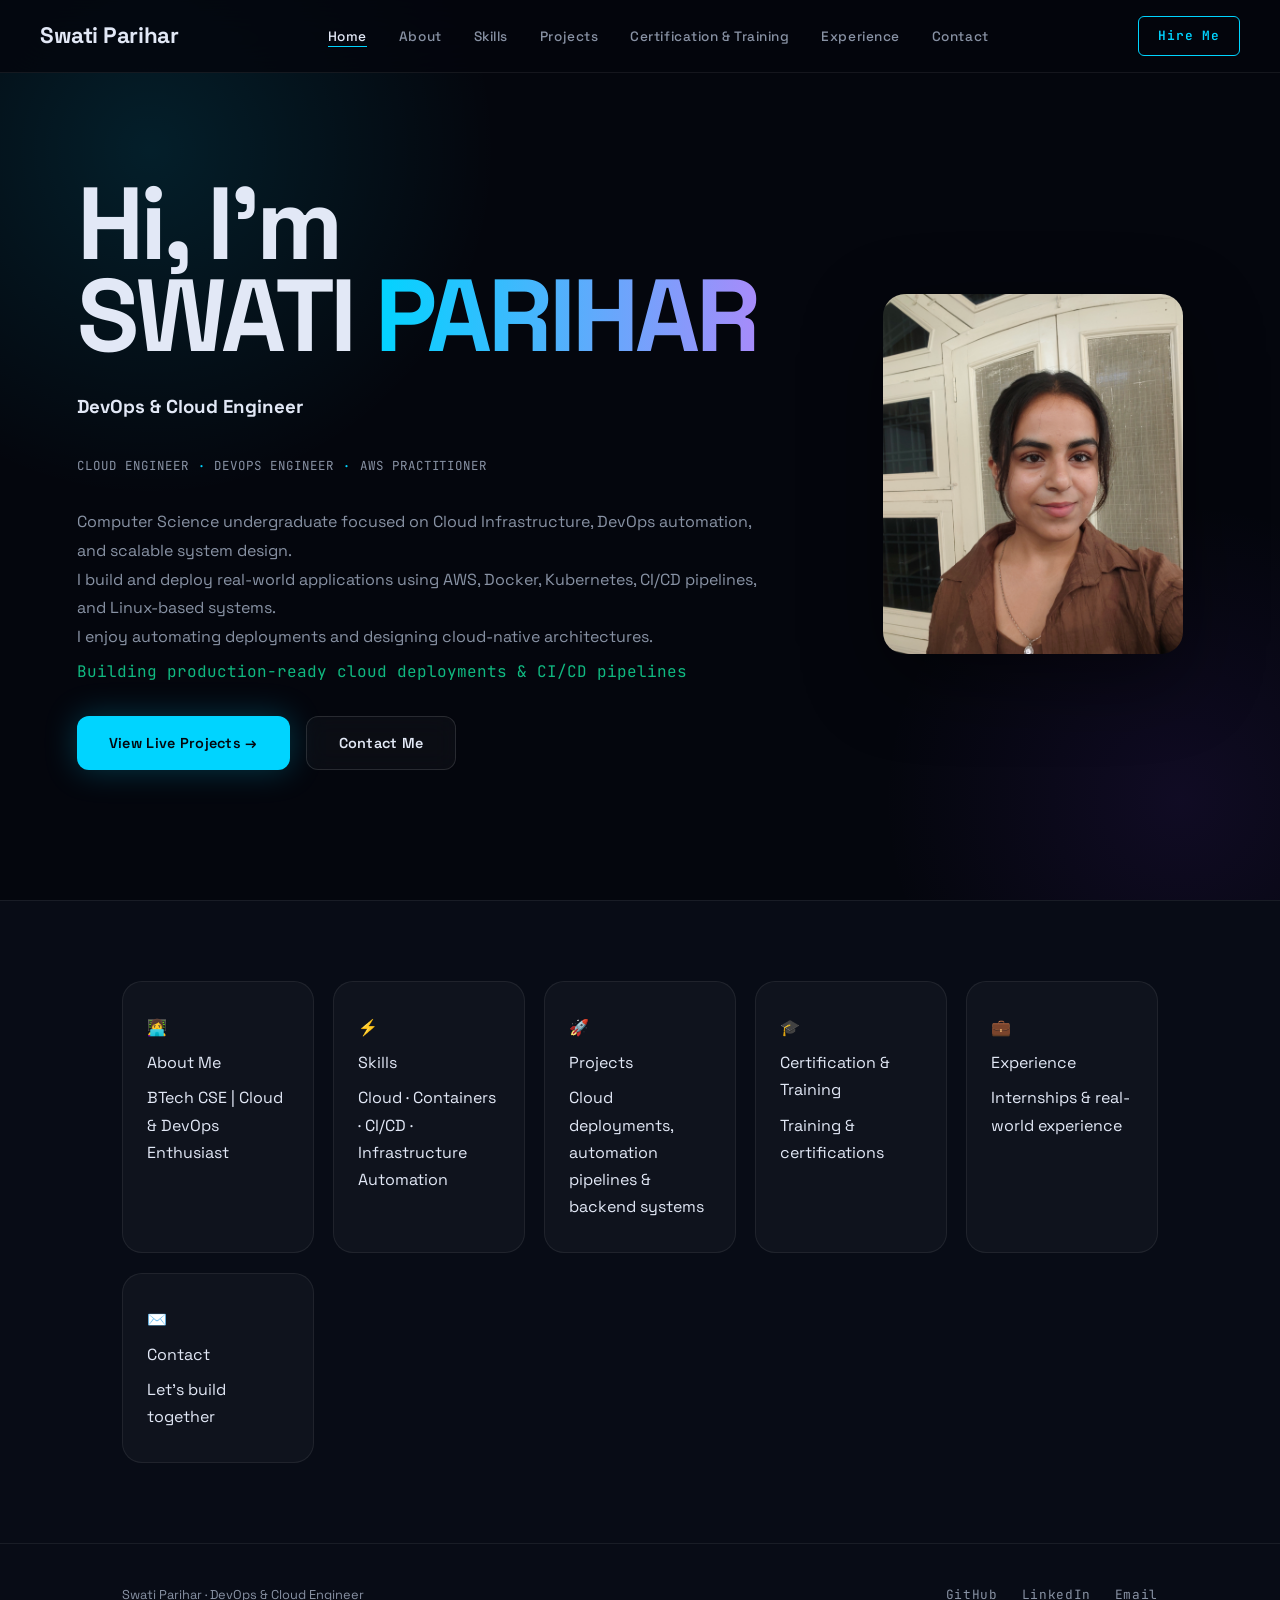
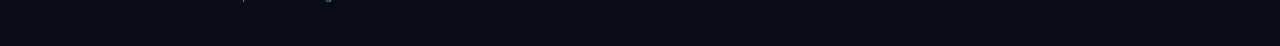
<file: index.html>
<!DOCTYPE html>
<html lang="en">
<head>
<meta charset="UTF-8"/>
<meta name="viewport" content="width=device-width, initial-scale=1.0"/>
<title>Swati Parihar – DevOps & Cloud Engineer</title>
<link rel="preconnect" href="https://fonts.googleapis.com"/>
<link rel="preconnect" href="https://fonts.gstatic.com" crossorigin/>
<link href="https://fonts.googleapis.com/css2?family=Space+Grotesk:wght@300;400;500;600;700&family=Clash+Display:wght@400;500;600;700&family=JetBrains+Mono:wght@300;400;500&display=swap" rel="stylesheet"/>
<link rel="stylesheet" href="css/global.css"/>
<link rel="stylesheet" href="css/hero.css"/>
</head>
<body>

<!-- NAV -->
<nav id="navbar">
  <a href="index.html" class="nav-logo">Swati Parihar</span></a>
  <ul class="nav-links">
    <li><a href="index.html" class="active">Home</a></li>
    <li><a href="pages/about.html">About</a></li>
    <li><a href="pages/skills.html">Skills</a></li>
    <li><a href="pages/projects.html">Projects</a></li>
    <li><a href="pages/certification&training.html">Certification & Training</a></li>
    <li><a href="pages/experience.html">Experience</a></li>
    <li><a href="pages/contact.html">Contact</a></li>
  </ul>
  <a href="pages/contact.html" class="nav-cta">Hire Me</a>
  <button class="nav-hamburger" onclick="toggleMenu()" aria-label="Menu">
    <span></span><span></span><span></span>
  </button>
</nav>

<!-- MOBILE MENU -->
<div class="mobile-menu" id="mobileMenu">
  <a href="index.html" onclick="toggleMenu()">Home</a>
  <a href="pages/about.html" onclick="toggleMenu()">About</a>
  <a href="pages/skills.html" onclick="toggleMenu()">Skills</a>
  <a href="pages/projects.html" onclick="toggleMenu()">Projects</a>
  <a href="pages/certification&training.html" onclick="toggleMenu()">Certification & Training</a>
  <a href="pages/experience.html" onclick="toggleMenu()">Experience</a>
  <a href="pages/contact.html" onclick="toggleMenu()">Contact</a>
</div>

<!-- HERO -->
<section id="hero">

<canvas id="matrix-canvas"></canvas>

<div class="hero-glow-1"></div>

<div class="hero-glow-2"></div>


<div class="hero-wrapper">

    <!-- LEFT SIDE -->

    <div class="hero-content">

        <h1 class="hero-name">

            Hi, I'm <br>

            SWATI <span class="accent-line">PARIHAR</span><br>

            <h3 class="hero-title">
                DevOps & Cloud Engineer
            </h3>
        </h1>

        <div class="hero-roles">

            <span class="role-item">Cloud Engineer</span>

            <span class="role-sep">·</span>

            <span class="role-item">DevOps Engineer</span>

            <span class="role-sep">·</span>

            <span class="role-item">AWS Practitioner</span>

        </div>

        <p class="hero-bio">

            Computer Science undergraduate focused on Cloud Infrastructure, DevOps automation, and scalable system design.<br>
I build and deploy real-world applications using AWS, Docker, Kubernetes, CI/CD pipelines, and Linux-based systems.<br>
I enjoy automating deployments and designing cloud-native architectures.
            
<span class="bio-highlight">
  Building production-ready cloud deployments & CI/CD pipelines
</span>

        </p>

        <div class="hero-btns">

            <a href="pages/projects.html" class="btn-primary">
  View Live Projects →
</a>

<a href="pages/contact.html" class="btn-outline">
  Contact Me
</a>

        </div>

    </div>


    <!-- RIGHT SIDE IMAGE -->

    <div class="hero-image">

        <img
        src="images/profile.jpg"
        class="profile-img"
        alt="profile">

    </div>


</div>

</section>



<!-- QUICK PREVIEW SECTION -->
<section class="quick-nav-section">
  <div class="container">
    <div class="qn-grid">
      <a href="pages/about.html" class="qn-card">
        <div class="qn-icon">👩‍💻</div>
        <div class="qn-title">About Me</div>
        <div class="qn-sub">BTech CSE | Cloud & DevOps Enthusiast</div>
      </a>
      <a href="pages/skills.html" class="qn-card">
        <div class="qn-icon">⚡</div>
        <div class="qn-title">Skills</div>
        <div class="qn-sub">Cloud · Containers · CI/CD · Infrastructure Automation</div>
      </a>
      <a href="pages/projects.html" class="qn-card">
        <div class="qn-icon">🚀</div>
        <div class="qn-title">Projects</div>
        <div class="qn-sub">Cloud deployments, automation pipelines & backend systems</div>
      </a>
      <a href="pages/certification&training.html" class="qn-card">
        <div class="qn-icon">🎓</div>
        <div class="qn-title">Certification & Training</div>
        <div class="qn-sub">Training & certifications</div>
      </a>
        <a href="pages/experience.html" class="qn-card">
          <div class="qn-icon">💼</div>
          <div class="qn-title">Experience</div>
          <div class="qn-sub">Internships & real-world experience</div> 
      </a>
      <a href="pages/contact.html" class="qn-card">
        <div class="qn-icon">✉️</div>
        <div class="qn-title">Contact</div>
        <div class="qn-sub">Let's build together</div>
      </a>
    </div>
  </div>
</section>


<!-- FOOTER -->
<footer>
  <div class="footer-inner">
    <p class="footer-copy">Swati Parihar · DevOps & Cloud Engineer</p>
    <div class="footer-socials">
      <a href="https://github.com/swatiparihar18" target="_blank">GitHub</a>
      <a href="https://www.linkedin.com/in/swati-parihar-66bba6321" target="_blank">LinkedIn</a>
      <a href="mailto:swatiparihar577@gmail.com">Email</a>
    </div>
  </div>
</footer>

<script src="js/global.js"></script>
<script src="js/hero.js"></script>
</body>
</html>
</file>
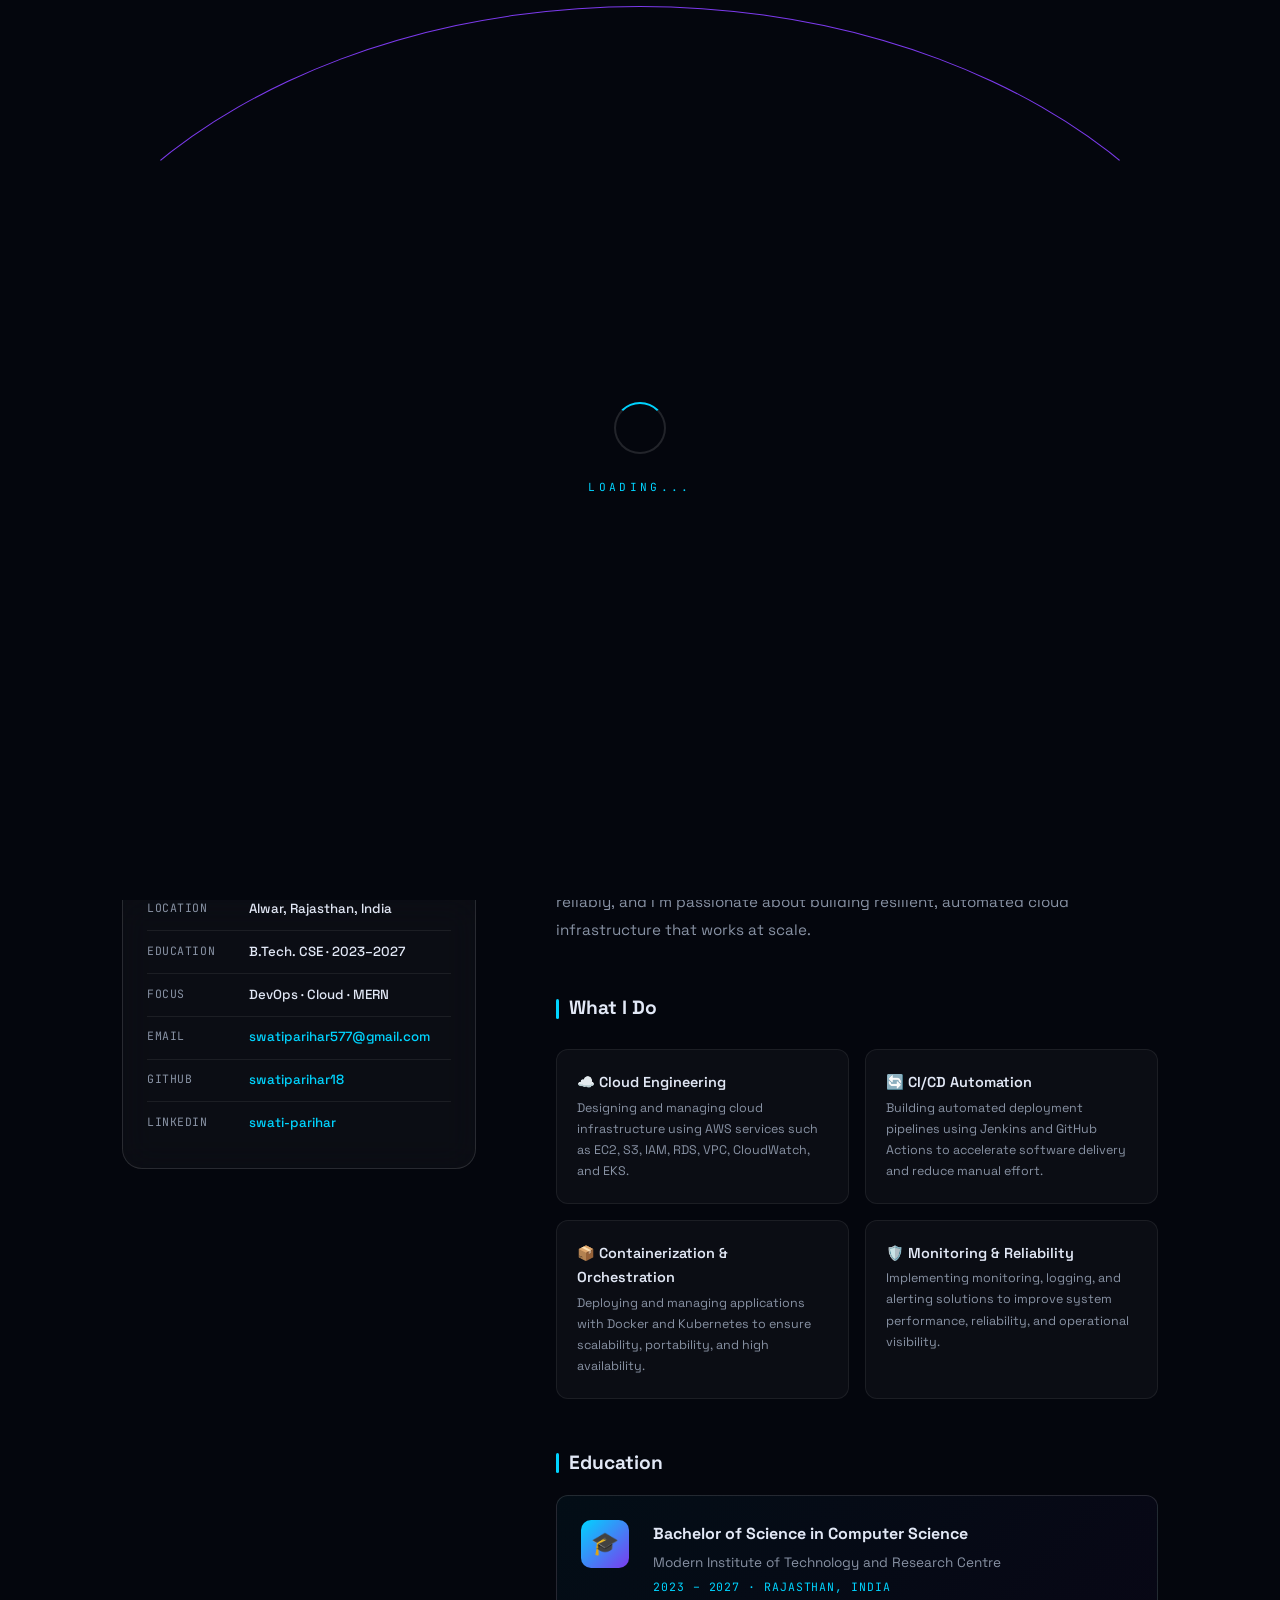
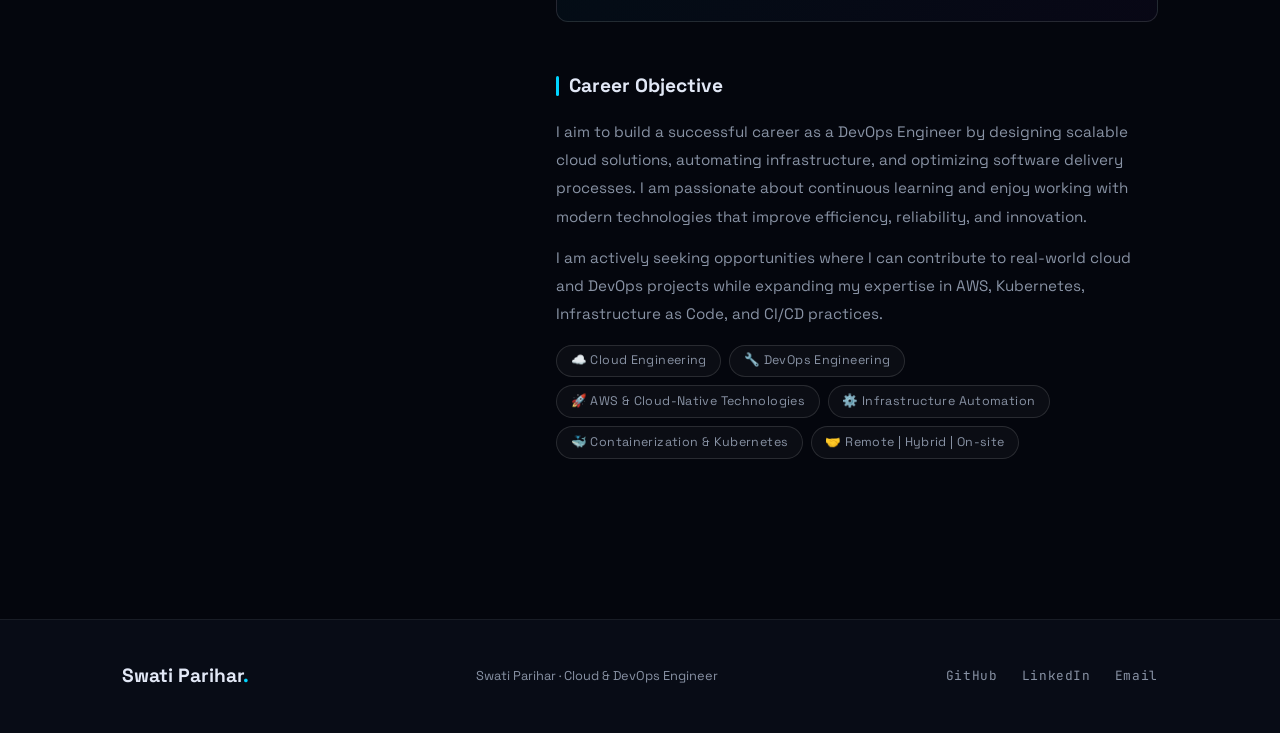
<file: pages/about.html>
<!DOCTYPE html>
<html lang="en">
<head>
<meta charset="UTF-8"/>
<meta name="viewport" content="width=device-width, initial-scale=1.0"/>
<title>About – Swati Parihar</title>
<link rel="preconnect" href="https://fonts.googleapis.com"/>
<link rel="preconnect" href="https://fonts.gstatic.com" crossorigin/>
<link href="https://fonts.googleapis.com/css2?family=Space+Grotesk:wght@300;400;500;600;700&family=JetBrains+Mono:wght@300;400;500&display=swap" rel="stylesheet"/>
<link rel="stylesheet" href="../css/global.css"/>
<style>
/* ABOUT PAGE */
.about-hero {
  padding: 7rem 0 5rem;
  position: relative; overflow: hidden;
}
.about-glow {
  position: absolute; top: -150px; right: -100px;
  width: 500px; height: 500px; border-radius: 50%;
  background: radial-gradient(circle, rgba(0,212,255,.1) 0%, transparent 70%);
  pointer-events: none;
}
.page-badge {
  display: inline-flex; align-items: center; gap: .5rem;
  padding: .3rem 1rem;
  border: 1px solid rgba(0,212,255,.25); border-radius: 999px;
  background: rgba(0,212,255,.06);
  font-family: var(--font-mono); font-size: .7rem; letter-spacing: .15em;
  color: var(--accent); text-transform: uppercase;
  margin-bottom: 1.5rem;
  animation: fadeUp .6s ease both;
}
.about-title {
  font-family: var(--font-head);
  font-size: clamp(2.5rem, 5vw, 4rem); font-weight: 700;
  line-height: 1.05; letter-spacing: -.03em; color: var(--text);
  margin-bottom: 1.5rem;
  animation: fadeUp .6s .1s ease both;
}
.about-title span { color: var(--accent); }

/* ABOUT GRID */
.about-grid {
  display: grid; grid-template-columns: 1fr 1.7fr;
  gap: 5rem; align-items: start; margin-top: 4rem;
}

/* AVATAR CARD */
.avatar-card {
  position: sticky; top: 110px;
  border: 1px solid var(--border2); border-radius: var(--radius-lg);
  background: var(--surface); backdrop-filter: blur(16px);
  overflow: hidden;
  animation: fadeUp .6s .2s ease both;
}
.avatar-header {
  height: 180px;
  background: linear-gradient(135deg, rgba(0,212,255,.15), rgba(124,58,237,.15));
  display: flex; align-items: center; justify-content: center; position: relative;
}
.avatar-circle {
  width: 90px; height: 90px; border-radius: 50%;
  background: linear-gradient(135deg, var(--accent), var(--accent2));
  display: flex; align-items: center; justify-content: center;
  font-family: var(--font-head); font-size: 2.2rem; font-weight: 700; color: var(--bg);
  box-shadow: 0 0 40px var(--glow);
}
.avatar-ring {
  position: absolute; inset: 20px; border: 1px solid rgba(0,212,255,.2);
  border-radius: 50%; animation: spin 8s linear infinite;
}
.avatar-body { padding: 1.5rem; }
.avatar-name {
  font-family: var(--font-head); font-size: 1.2rem; font-weight: 700;
  color: var(--text); margin-bottom: .2rem;
}
.avatar-title { font-size: .8rem; color: var(--accent); font-family: var(--font-mono); margin-bottom: 1.5rem; }

.info-row {
  display: flex; gap: .75rem; align-items: flex-start;
  padding: .6rem 0; border-bottom: 1px solid var(--border); font-size: .83rem;
}
.info-row:last-child { border-bottom: none; }
.info-label { color: var(--text2); min-width: 90px; font-family: var(--font-mono); font-size: .72rem; letter-spacing: .05em; }
.info-value { color: var(--text); font-weight: 500; }
.info-value a { color: var(--accent); text-decoration: none; }
.info-value a:hover { text-decoration: underline; }

.status-dot {
  display: inline-block; width: 8px; height: 8px; border-radius: 50%;
  background: var(--accent3); margin-right: 6px;
  animation: pulse 2s ease infinite;
}
@keyframes pulse { 0%,100%{opacity:1;transform:scale(1)} 50%{opacity:.5;transform:scale(.8)} }

/* ABOUT TEXT */
.about-text { animation: fadeUp .6s .3s ease both; }
.about-block { margin-bottom: 3rem; }
.about-block h3 {
  font-family: var(--font-head); font-size: 1.2rem; font-weight: 700;
  color: var(--text); margin-bottom: 1rem; display: flex; align-items: center; gap: .6rem;
}
.about-block h3::before {
  content: ''; display: block; width: 3px; height: 20px;
  background: var(--accent); border-radius: 2px;
}
.about-block p {
  color: var(--text2); font-size: .95rem; line-height: 1.85; margin-bottom: .85rem;
}
.about-block p strong { color: var(--text); font-weight: 600; }

/* HIGHLIGHT BOXES */
.highlight-grid {
  display: grid; grid-template-columns: 1fr 1fr; gap: 1rem; margin-top: 1.5rem;
}
.highlight-box {
  padding: 1.25rem;
  border: 1px solid var(--border);
  border-radius: var(--radius);
  background: var(--surface); backdrop-filter: blur(12px);
  transition: var(--transition);
}
.highlight-box:hover { border-color: rgba(0,212,255,.3); transform: translateY(-3px); }
.hl-icon { font-size: 1.5rem; margin-bottom: .5rem; }
.hl-title { font-family: var(--font-head); font-size: .9rem; font-weight: 600; color: var(--text); margin-bottom: .2rem; }
.hl-sub { font-size: .78rem; color: var(--text2); }

/* EDUCATION */
.edu-card {
  padding: 1.5rem;
  border: 1px solid var(--border2);
  border-radius: var(--radius);
  background: linear-gradient(135deg, rgba(0,212,255,.04), rgba(124,58,237,.04));
  display: flex; gap: 1.5rem; align-items: flex-start;
  transition: var(--transition);
}
.edu-card:hover { border-color: rgba(0,212,255,.3); }
.edu-icon {
  width: 48px; height: 48px; border-radius: 10px; flex-shrink: 0;
  background: linear-gradient(135deg, var(--accent), var(--accent2));
  display: flex; align-items: center; justify-content: center; font-size: 1.4rem;
}
.edu-degree {
  font-family: var(--font-head); font-size: 1rem; font-weight: 700; color: var(--text); margin-bottom: .2rem;
}
.edu-school { font-size: .85rem; color: var(--text2); margin-bottom: .2rem; }
.edu-year {
  font-family: var(--font-mono); font-size: .72rem; letter-spacing: .08em;
  color: var(--accent); text-transform: uppercase;
}

/* GOAL PILLS */
.goal-pills { display: flex; flex-wrap: wrap; gap: .5rem; margin-top: 1rem; }
.goal-pill {
  padding: .3rem .85rem; border-radius: 999px;
  border: 1px solid var(--border2);
  background: var(--surface);
  font-size: .78rem; color: var(--text2); letter-spacing: .03em;
  transition: var(--transition);
}
.goal-pill:hover { border-color: var(--accent); color: var(--accent); }

@media (max-width: 768px) {
  .about-grid { grid-template-columns: 1fr; gap: 2.5rem; }
  .avatar-card { position: static; }
  .highlight-grid { grid-template-columns: 1fr 1fr; }
}
@media (max-width: 480px) {
  .highlight-grid { grid-template-columns: 1fr; }
}
</style>
</head>
<body>
<div id="loader">
  <div class="loader-ring"><div class="loader-ring-inner"></div></div>
  <div class="loader-text">LOADING<span class="dots">...</span></div>
</div>

<nav id="navbar">
  <a href="../index.html" class="nav-logo">Swati Parihar</a>
  <ul class="nav-links">
    <li><a href="../index.html">Home</a></li>
    <li><a href="about.html" class="active">About</a></li>
    <li><a href="skills.html">Skills</a></li>
    <li><a href="projects.html">Projects</a></li>
    <li><a href="certification&training.html">Certification & Training</a></li>
    <li><a href="experience.html">Experience</a></li>
    <li><a href="contact.html">Contact</a></li>
  </ul>
  <a href="contact.html" class="nav-cta">Hire Me</a>
  <button class="nav-hamburger" onclick="toggleMenu()"><span></span><span></span><span></span></button>
</nav>
<div class="mobile-menu" id="mobileMenu">
  <a href="../index.html" onclick="toggleMenu()">Home</a>
  <a href="about.html" onclick="toggleMenu()">About</a>
  <a href="skills.html" onclick="toggleMenu()">Skills</a>
  <a href="projects.html" onclick="toggleMenu()">Projects</a>
  <a href="certification&training.html" onclick="toggleMenu()">Certification & Training</a>
  <a href="experience.html" onclick="toggleMenu()">Experience</a>
  <a href="contact.html" onclick="toggleMenu()">Contact</a>
</div>

<div class="page-wrapper">
  <section class="about-hero">
    <div class="about-glow"></div>
    <div class="container">
      <div class="page-badge">✦ About Me</div>
      <h1 class="about-title">Building the Cloud,<br/><span>One Deploy at a Time</span></h1>
    </div>
  </section>

  <section class="section" style="padding-top: 0;">
    <div class="container">
      <div class="about-grid">

        <!-- LEFT: AVATAR CARD -->
        <div class="avatar-card reveal">
          <div class="avatar-header">
            <div class="avatar-ring"></div>
            <div class="avatar-circle">Swati Parihar</div>
          </div>
          <div class="avatar-body">
            <div class="avatar-name">Swati Parihar</div>
            <div class="avatar-title">Cloud Engineer · DevOps · AWS</div>
            <div class="info-row">
              <span class="info-label">STATUS</span>
              <span class="info-value"><span class="status-dot"></span>Open to Work</span>
            </div>
            <div class="info-row">
              <span class="info-label">LOCATION</span>
              <span class="info-value">Alwar, Rajasthan, India</span>
            </div>
            <div class="info-row">
              <span class="info-label">EDUCATION</span>
              <span class="info-value">B.Tech. CSE · 2023–2027</span>
            </div>
            <div class="info-row">
              <span class="info-label">FOCUS</span>
              <span class="info-value">DevOps · Cloud · MERN</span>
            </div>
            <div class="info-row">
              <span class="info-label">EMAIL</span>
              <span class="info-value"><a href="mailto:swatiparihar577@gmail.com">swatiparihar577@gmail.com</a></span>
            </div>
            <div class="info-row">
              <span class="info-label">GITHUB</span>
              <span class="info-value"><a href="https://github.com/swatiparihar18" target="_blank">swatiparihar18</a></span>
            </div>
            <div class="info-row">
              <span class="info-label">LINKEDIN</span>
              <span class="info-value"><a href="https://www.linkedin.com/in/swati-parihar-66bba6321" target="_blank">swati-parihar</a></span>
            </div>
          </div>
        </div>

        <!-- RIGHT: TEXT -->
        <div class="about-text">

          <div class="about-block reveal">
            <h3>Who I Am</h3>
            <p>I'm <strong>Swati Parihar</strong>, a passionate <strong>DevOps and Cloud Engineer</strong> currently pursuing a B.Tech in Computer Science Engineering.</p>
            <p>My interest in technology led me to explore cloud computing, automation, and modern infrastructure management. I enjoy transforming manual processes into automated workflows and building systems that are scalable, reliable, and efficient.</p>
            <p>I specialize in working with cloud platforms, containerized applications, CI/CD pipelines, and infrastructure automation. My goal is to create robust deployment environments that enable teams to deliver software faster and more reliably, and I'm passionate about building resilient, automated cloud infrastructure that works at scale.</p>
          </div>

          <div class="about-block reveal" style="transition-delay:.1s">
            <h3>What I Do</h3>
            <div class="highlight-grid">
              <div class="highlight-box">
    <div class="hl-title">☁️ Cloud Engineering</div>
    <div class="hl-sub">
        Designing and managing cloud infrastructure using AWS services such as EC2, S3, IAM, RDS, VPC, CloudWatch, and EKS.
    </div>
</div>

<div class="highlight-box">
    <div class="hl-title">🔄 CI/CD Automation</div>
    <div class="hl-sub">
        Building automated deployment pipelines using Jenkins and GitHub Actions to accelerate software delivery and reduce manual effort.
    </div>
</div>

<div class="highlight-box">
    <div class="hl-title">📦 Containerization & Orchestration</div>
    <div class="hl-sub">
        Deploying and managing applications with Docker and Kubernetes to ensure scalability, portability, and high availability.
    </div>
</div>

<div class="highlight-box">
    <div class="hl-title">🛡️ Monitoring & Reliability</div>
    <div class="hl-sub">
        Implementing monitoring, logging, and alerting solutions to improve system performance, reliability, and operational visibility.
    </div>
</div>
            </div>
          </div>

          <div class="about-block reveal" style="transition-delay:.15s">
            <h3>Education</h3>
            <div class="edu-card">
              <div class="edu-icon">🎓</div>
              <div>
                <div class="edu-degree">Bachelor of Science in Computer Science</div>
                <div class="edu-school">Modern Institute of Technology and Research Centre</div>
                <div class="edu-year">2023 – 2027 · Rajasthan, India</div>
              </div>
            </div>
          </div>

          <div class="about-block reveal" style="transition-delay:.2s">
            <h3>Career Objective</h3>
            <p>I aim to build a successful career as a DevOps Engineer by designing scalable cloud solutions, automating infrastructure, and optimizing software delivery processes. I am passionate about continuous learning and enjoy working with modern technologies that improve efficiency, reliability, and innovation.</p>
            <p>I am actively seeking opportunities where I can contribute to real-world cloud and DevOps projects while expanding my expertise in AWS, Kubernetes, Infrastructure as Code, and CI/CD practices.</p>

            <div class="goal-pills">
              <span class="goal-pill">☁️ Cloud Engineering</span>
              <span class="goal-pill">🔧 DevOps Engineering</span>
              <span class="goal-pill">🚀 AWS & Cloud-Native Technologies</span>
              <span class="goal-pill">⚙️ Infrastructure Automation</span>
              <span class="goal-pill">🐳 Containerization & Kubernetes</span>
              <span class="goal-pill">🤝 Remote | Hybrid | On-site</span>
            </div>
          </div>

        </div>
      </div>
    </div>
  </section>
</div>

<footer>
  <div class="footer-inner">
    <span class="footer-logo">Swati Parihar<span>.</span></span>
    <p class="footer-copy">Swati Parihar · Cloud & DevOps Engineer</p>
    <div class="footer-socials">
      <a href="https://github.com/swatiparihar18" target="_blank">GitHub</a>
      <a href="https://www.linkedin.com/in/swati-parihar-66bba6321" target="_blank">LinkedIn</a>
      <a href="mailto:swatiparihar577@gmail.com">Email</a>
    </div>
  </div>
</footer>
<script src="../js/global.js"></script>
</body>
</html>
</file>
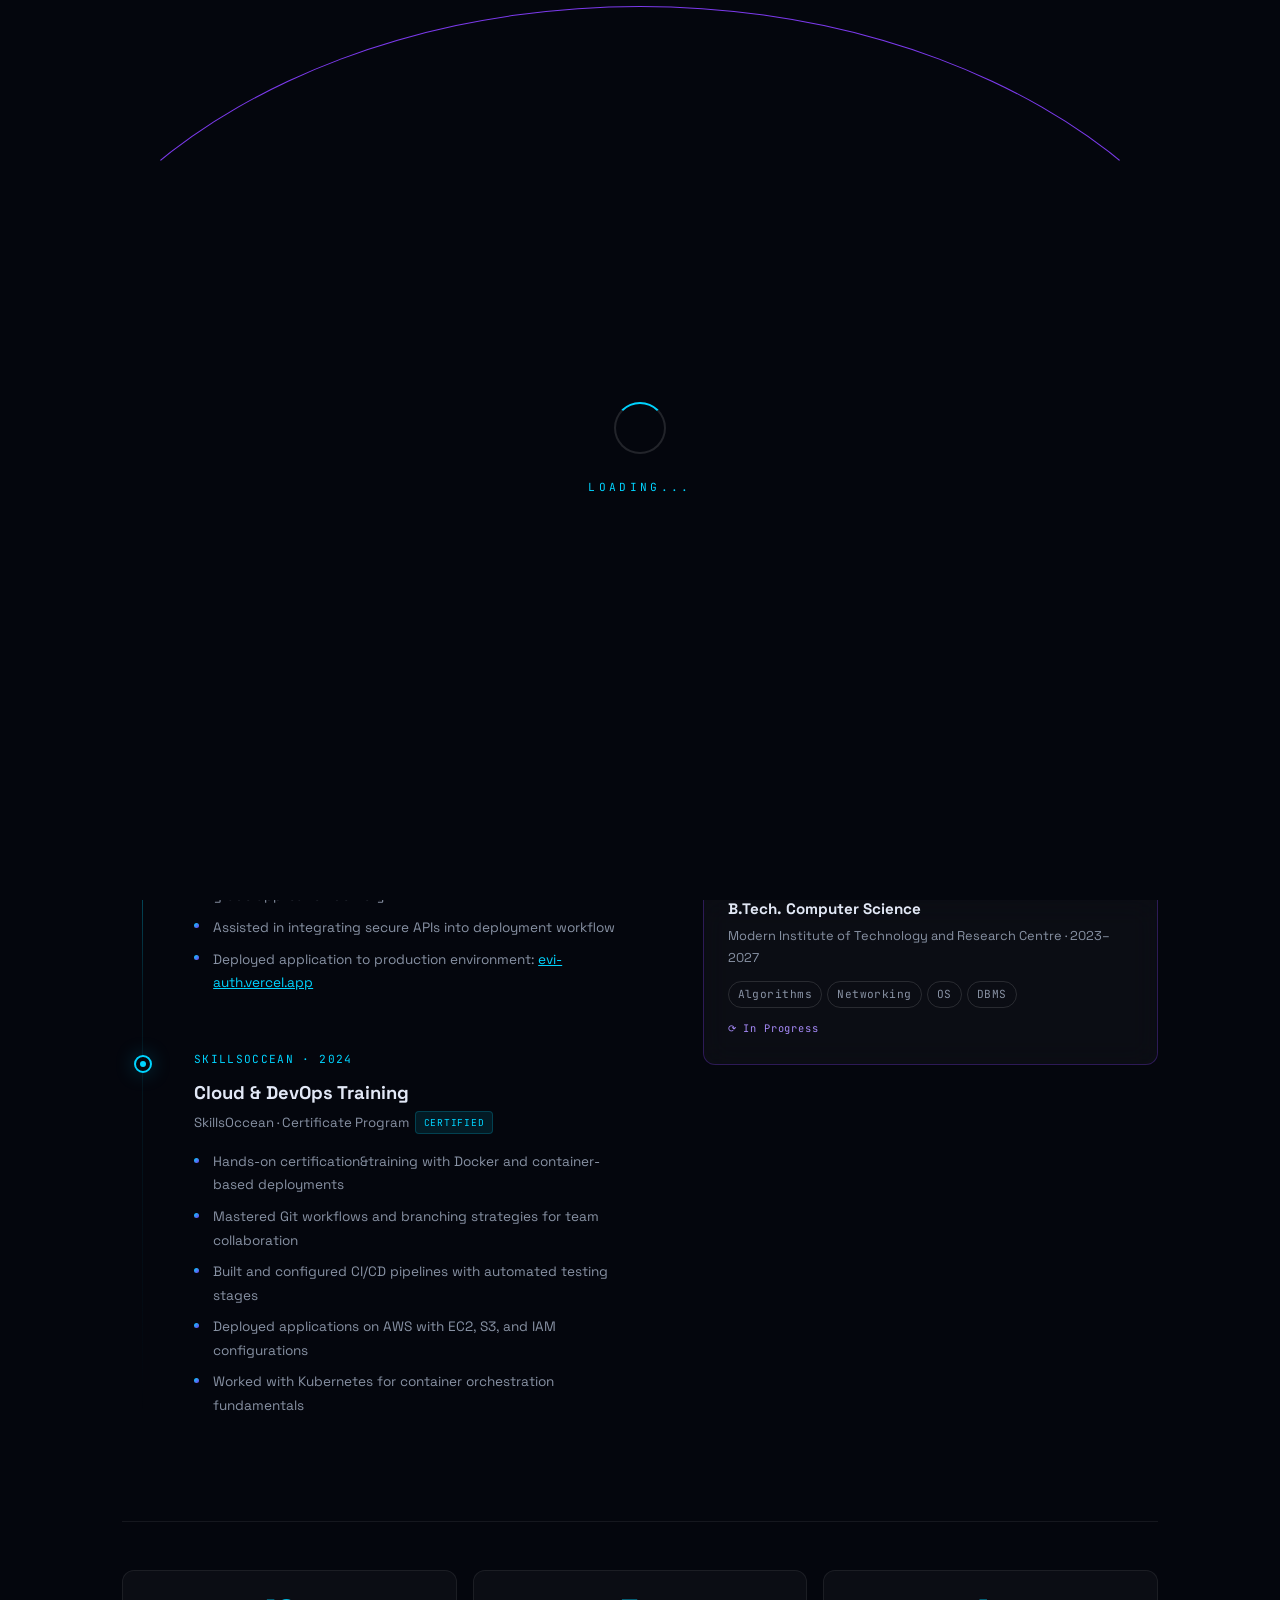
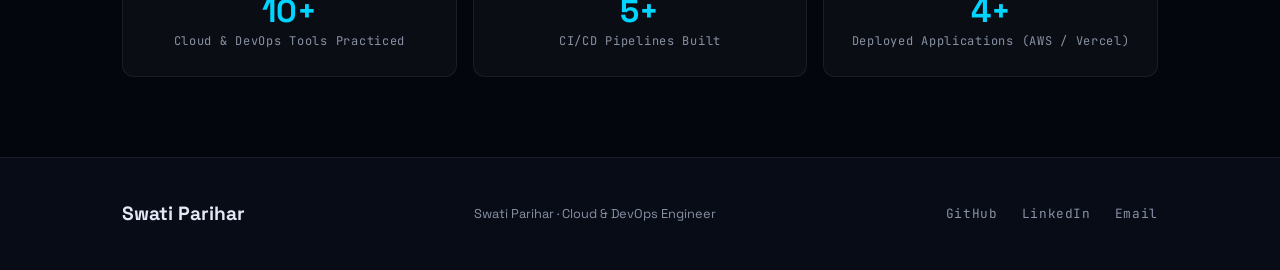
<file: pages/certification&training.html>
<!DOCTYPE html>
<html lang="en">
<head>
<meta charset="UTF-8"/>
<meta name="viewport" content="width=device-width, initial-scale=1.0"/>
<title>Certification & Training – Swati Parihar</title>
<link rel="preconnect" href="https://fonts.googleapis.com"/>
<link rel="preconnect" href="https://fonts.gstatic.com" crossorigin/>
<link href="https://fonts.googleapis.com/css2?family=Space+Grotesk:wght@300;400;500;600;700&family=JetBrains+Mono:wght@300;400;500&display=swap" rel="stylesheet"/>
<link rel="stylesheet" href="../css/global.css"/>
<style>
.exp-page { padding: 7rem 0 5rem; }

.page-badge {
  display: inline-flex; align-items: center; gap: .5rem;
  padding: .3rem 1rem;
  border: 1px solid rgba(0,212,255,.25); border-radius: 999px;
  background: rgba(0,212,255,.06);
  font-family: var(--font-mono); font-size: .7rem; letter-spacing: .15em;
  color: var(--accent); text-transform: uppercase; margin-bottom: 1.5rem;
  animation: fadeUp .6s ease both;
}
.page-title {
  font-family: var(--font-head);
  font-size: clamp(2.5rem, 5vw, 4rem); font-weight: 700;
  line-height: 1.05; letter-spacing: -.03em; color: var(--text);
  margin-bottom: 1rem; animation: fadeUp .6s .1s ease both;
}
.page-title span { color: var(--accent); }
.page-sub { color: var(--text2); font-size: .95rem; max-width: 500px; animation: fadeUp .6s .2s ease both; }

/* TWO COLUMN LAYOUT */
.exp-layout {
  display: grid; grid-template-columns: 1.1fr 1fr;
  gap: 5rem; margin-top: 4rem; align-items: start;
}

/* TIMELINE */
.timeline { position: relative; }
.timeline::before {
  content: ''; position: absolute; left: 20px; top: 0; bottom: 0; width: 1px;
  background: linear-gradient(to bottom, var(--accent), rgba(0,212,255,.1), transparent);
}

.exp-item {
  padding-left: 4.5rem; position: relative; margin-bottom: 3.5rem;
}
.exp-dot {
  position: absolute; left: 12px; top: 5px;
  width: 18px; height: 18px; border-radius: 50%;
  background: var(--bg); border: 2px solid var(--accent);
  box-shadow: 0 0 20px var(--glow);
}
.exp-dot::after {
  content: ''; position: absolute; inset: 4px; border-radius: 50%;
  background: var(--accent); animation: pulseDot 2.2s ease infinite;
}
@keyframes pulseDot { 0%,100%{opacity:1;transform:scale(1)} 50%{opacity:.3;transform:scale(.6)} }

.exp-date {
  font-family: var(--font-mono); font-size: .7rem; letter-spacing: .12em;
  text-transform: uppercase; color: var(--accent); margin-bottom: .5rem;
}
.exp-role {
  font-family: var(--font-head); font-size: 1.15rem; font-weight: 700;
  color: var(--text); margin-bottom: .2rem;
}
.exp-org {
  font-size: .83rem; color: var(--text2); margin-bottom: 1rem;
  display: flex; align-items: center; gap: .4rem;
}
.exp-type-badge {
  font-family: var(--font-mono); font-size: .6rem; letter-spacing: .08em;
  padding: .15rem .45rem; border-radius: 4px; text-transform: uppercase;
  background: rgba(0,212,255,.1); color: var(--accent); border: 1px solid rgba(0,212,255,.2);
}
.exp-bullets { list-style: none; display: flex; flex-direction: column; gap: .55rem; }
.exp-bullets li {
  font-size: .85rem; color: var(--text2); padding-left: 1.2rem; position: relative;
}
.exp-bullets li::before {
  content: ''; position: absolute; left: 0; top: .55em;
  width: 5px; height: 5px; border-radius: 50%;
  background: linear-gradient(135deg, var(--accent), var(--accent2));
}

/* CERTIFICATIONS COLUMN */
.certs-col {}
.cert-section-title {
  font-family: var(--font-head); font-size: 1.2rem; font-weight: 700;
  color: var(--text); margin-bottom: 1.5rem; display: flex; align-items: center; gap: .6rem;
}
.cert-section-title::before {
  content: ''; width: 3px; height: 20px; background: var(--accent3); border-radius: 2px;
}

.cert-card {
  padding: 1.5rem; border-radius: var(--radius);
  border: 1px solid var(--border);
  background: var(--surface); backdrop-filter: blur(14px);
  margin-bottom: 1rem; transition: var(--transition);
  position: relative; overflow: hidden;
}
.cert-card::before {
  content: ''; position: absolute; left: 0; top: 0; bottom: 0; width: 3px;
}
.cert-card.cert-cloud::before { background: var(--accent); }
.cert-card.cert-mern::before  { background: var(--accent3); }
.cert-card.cert-java::before  { background: #f59e0b; }

.cert-card:hover {
  border-color: rgba(0,212,255,.25); transform: translateX(4px);
}
.cert-icon { font-size: 1.6rem; margin-bottom: .75rem; }
.cert-title {
  font-family: var(--font-head); font-size: .95rem; font-weight: 700;
  color: var(--text); margin-bottom: .2rem;
}
.cert-provider { font-size: .8rem; color: var(--text2); margin-bottom: .75rem; }
.cert-skills { display: flex; flex-wrap: wrap; gap: .35rem; }
.cert-skill {
  padding: .2rem .55rem; border-radius: 999px;
  font-size: .7rem; font-family: var(--font-mono); letter-spacing: .04em;
  border: 1px solid var(--border2); color: var(--text2);
}
.cert-verified {
  display: inline-flex; align-items: center; gap: .3rem;
  font-family: var(--font-mono); font-size: .65rem; letter-spacing: .08em;
  color: var(--accent3); margin-top: .75rem;
}

/* STATS ROW */
.exp-stats {
  display: grid; grid-template-columns: repeat(3, 1fr);
  gap: 1rem; margin-top: 3rem; padding-top: 3rem;
  border-top: 1px solid var(--border);
}
.exp-stat {
  text-align: center; padding: 1.5rem 1rem;
  border: 1px solid var(--border); border-radius: var(--radius);
  background: var(--surface);
}
.exp-stat-num {
  font-family: var(--font-head); font-size: 2rem; font-weight: 700;
  color: var(--accent); line-height: 1; margin-bottom: .3rem;
}
.exp-stat-label { font-size: .75rem; color: var(--text2); font-family: var(--font-mono); letter-spacing: .06em; }

@media (max-width: 900px) { .exp-layout { grid-template-columns: 1fr; gap: 3rem; } }
</style>
</head>
<body>
<div id="loader">
  <div class="loader-ring"><div class="loader-ring-inner"></div></div>
  <div class="loader-text">LOADING<span class="dots">...</span></div>
</div>

<nav id="navbar">
  <a href="../index.html" class="nav-logo">Swati Parihar</a>
  <ul class="nav-links">
    <li><a href="../index.html">Home</a></li>
    <li><a href="about.html">About</a></li>
    <li><a href="skills.html">Skills</a></li>
    <li><a href="projects.html">Projects</a></li>
    <li><a href="certification&training.html" class="active">Certification & Training</a></li>
    <li><a href="experience.html">Experience</a></li>
    <li><a href="contact.html">Contact</a></li>
  </ul>
  <a href="contact.html" class="nav-cta">Hire Me</a>
  <button class="nav-hamburger" onclick="toggleMenu()"><span></span><span></span><span></span></button>
</nav>
<div class="mobile-menu" id="mobileMenu">
  <a href="../index.html" onclick="toggleMenu()">Home</a>
  <a href="about.html" onclick="toggleMenu()">About</a>
  <a href="skills.html" onclick="toggleMenu()">Skills</a>
  <a href="projects.html" onclick="toggleMenu()">Projects</a>
  <a href="certification&training.html" onclick="toggleMenu()">Certification & Training</a>
  <a href="experience.html" onclick="toggleMenu()">Experience</a>
  <a href="contact.html" onclick="toggleMenu()">Contact</a>
</div>

<div class="page-wrapper">
  <section class="exp-page">
    <div class="container">
      <div class="page-badge">🎓 Certification & Training</div>
      <h1 class="page-title">Infrastructure, Cloud & DevOps Certifications</h1>
      <p class="page-sub">Certifications, training programs, and hands-on projects that have shaped my expertise in Cloud and DevOps.</p>

      <div class="exp-layout">

        <!-- TIMELINE -->
        <div>
          <div class="section-label" style="margin-bottom:1.5rem">Timeline</div>
          <div class="timeline">

            <!-- AI Evidence Platform -->
      <div class="exp-item reveal">
  <div class="exp-dot"></div>

  <div class="exp-date">2024</div>

  <div class="exp-role">DevOps Contributor</div>

  <div class="exp-org">
    AI Evidence Detection Platform · Group Project
    <span class="exp-type-badge">Completed</span>
  </div>

  <ul class="exp-bullets">
    <li>Designed and implemented CI/CD pipelines for automated build, testing, and production deployment for automated build and deployment processes</li>
    <li>Managed Git-based version control and branching strategy for team collaboration</li>
    <li>Containerized backend services using Docker to ensure consistent deployment environments and environment setup</li>
    <li>Configured automated deployment pipelines for production-grade application delivery</li>
    <li>Assisted in integrating secure APIs into deployment workflow</li>
    <li>Deployed application to production environment: 
      <a href="https://evi-auth.vercel.app/" target="_blank" style="color:var(--accent)">
        evi-auth.vercel.app
      </a>
    </li>
  </ul>
</div>

            <!-- Cloud & DevOps Training -->
            <div class="exp-item reveal" style="transition-delay:.08s">
              <div class="exp-dot"></div>
              <div class="exp-date">SkillsOccean · 2024</div>
              <div class="exp-role">Cloud & DevOps Training</div>
              <div class="exp-org">
                SkillsOccean · Certificate Program
                <span class="exp-type-badge">Certified</span>
              </div>
              <ul class="exp-bullets">
                <li>Hands-on certification&training with Docker and container-based deployments</li>
                <li>Mastered Git workflows and branching strategies for team collaboration</li>
                <li>Built and configured CI/CD pipelines with automated testing stages</li>
                <li>Deployed applications on AWS with EC2, S3, and IAM configurations</li>
                <li>Worked with Kubernetes for container orchestration fundamentals</li>
              </ul>
            </div>


          </div>
        </div>

        <!-- CERTIFICATIONS -->
        <div class="certs-col">
          <div class="section-label" style="margin-bottom:1.5rem">Certifications</div>

          <div class="cert-card cert-cloud reveal" style="transition-delay:.05s">
            <div class="cert-icon">☁️</div>
            <div class="cert-title">Cloud & DevOps Training</div>
            <div class="cert-provider">SkillsOccean · 2024</div>
            <div class="cert-skills">
              <span class="cert-skill">Docker</span>
              <span class="cert-skill">Kubernetes</span>
              <span class="cert-skill">AWS</span>
              <span class="cert-skill">CI/CD</span>
              <span class="cert-skill">Git</span>
            </div>
            <div class="cert-verified">✓ Certified</div>
          </div>


          <!-- Education -->
          <div class="cert-card reveal" style="transition-delay:.2s; border-color: rgba(124,58,237,.3);">
            <div class="cert-icon">🎓</div>
            <div class="cert-title">B.Tech. Computer Science</div>
            <div class="cert-provider">Modern Institute of Technology and Research Centre · 2023–2027</div>
            <div class="cert-skills">
              <span class="cert-skill">Algorithms</span>
              <span class="cert-skill">Networking</span>
              <span class="cert-skill">OS</span>
              <span class="cert-skill">DBMS</span>
            </div>
            <div class="cert-verified" style="color: #a78bfa">⟳ In Progress</div>
          </div>
        </div>

      </div>

      <!-- STATS -->
      <div class="exp-stats reveal" style="transition-delay:.3s">
        <div class="exp-stat">
          <div class="exp-stat-num">10+</div>
<div class="exp-stat-label">Cloud & DevOps Tools Practiced</div>
        </div>
        <div class="exp-stat">
          <div class="exp-stat-num">5+</div>
<div class="exp-stat-label">CI/CD Pipelines Built</div>
        </div>
        <div class="exp-stat">
          <div class="exp-stat-num">4+</div>
<div class="exp-stat-label">Deployed Applications (AWS / Vercel)</div>
        </div>
      </div>

    </div>
  </section>
</div>

<footer>
  <div class="footer-inner">
    <span class="footer-logo">Swati Parihar</span>
    <p class="footer-copy">Swati Parihar · Cloud & DevOps Engineer</p>
    <div class="footer-socials">
      <a href="https://github.com/swatiparihar18" target="_blank">GitHub</a>
      <a href="https://www.linkedin.com/in/swati-parihar-66bba6321" target="_blank">LinkedIn</a>
      <a href="mailto:swatiparihar577@gmail.com">Email</a>
    </div>
  </div>
</footer>
<script src="../js/global.js"></script>
</body>
</html>
</file>
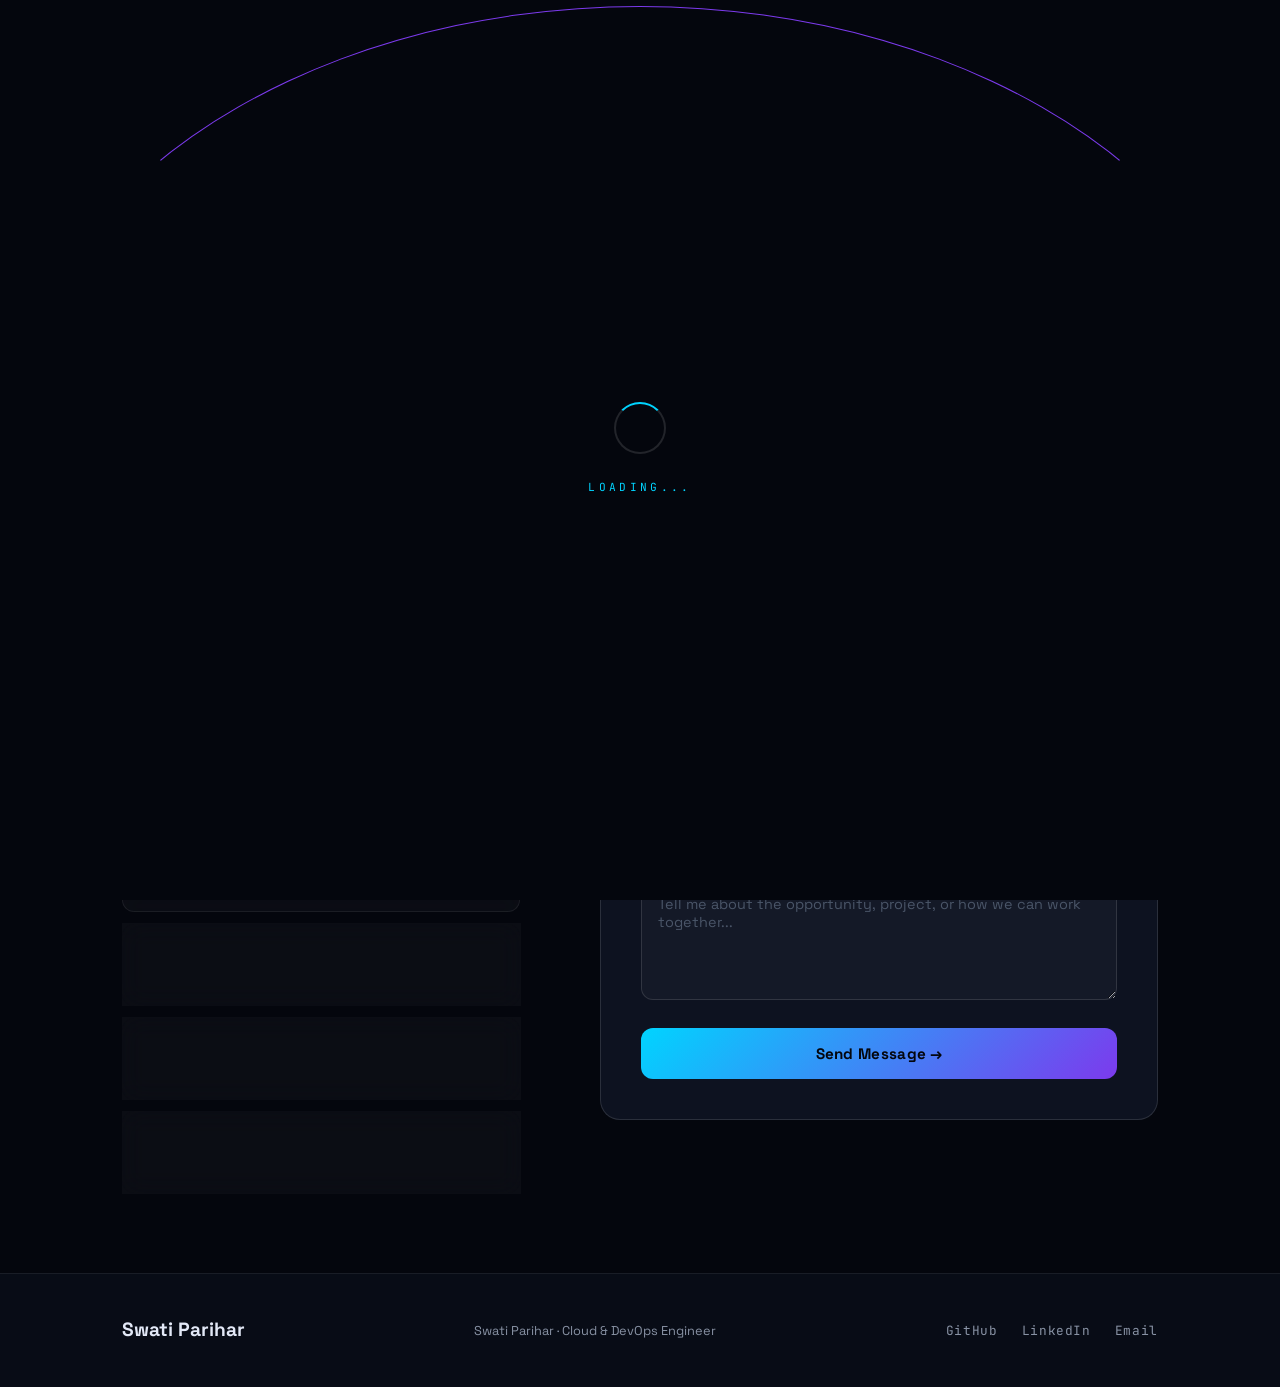
<file: pages/contact.html>
<!DOCTYPE html>
<html lang="en">
<head>
<meta charset="UTF-8"/>
<meta name="viewport" content="width=device-width, initial-scale=1.0"/>
<title>Contact – Swati Parihar</title>
<link rel="preconnect" href="https://fonts.googleapis.com"/>
<link rel="preconnect" href="https://fonts.gstatic.com" crossorigin/>
<link href="https://fonts.googleapis.com/css2?family=Space+Grotesk:wght@300;400;500;600;700&family=JetBrains+Mono:wght@300;400;500&display=swap" rel="stylesheet"/>
<link rel="stylesheet" href="../css/global.css"/>
<style>
.contact-page { padding: 7rem 0 5rem; }

.page-badge {
  display: inline-flex; align-items: center; gap: .5rem;
  padding: .3rem 1rem;
  border: 1px solid rgba(0,212,255,.25); border-radius: 999px;
  background: rgba(0,212,255,.06);
  font-family: var(--font-mono); font-size: .7rem; letter-spacing: .15em;
  color: var(--accent); text-transform: uppercase; margin-bottom: 1.5rem;
  animation: fadeUp .6s ease both;
}
.page-title {
  font-family: var(--font-head);
  font-size: clamp(2.5rem, 5vw, 4rem); font-weight: 700;
  line-height: 1.05; letter-spacing: -.03em; color: var(--text);
  margin-bottom: 1rem; animation: fadeUp .6s .1s ease both;
}
.page-title span { color: var(--accent); }
.page-sub { color: var(--text2); font-size: .95rem; max-width: 500px; animation: fadeUp .6s .2s ease both; }

/* CONTACT LAYOUT */
.contact-layout {
  display: grid; grid-template-columns: 1fr 1.4fr;
  gap: 5rem; margin-top: 4rem; align-items: start;
}

/* LEFT COLUMN */
.contact-info-col {}
.availability-banner {
  display: flex; align-items: center; gap: .75rem;
  padding: 1rem 1.25rem;
  border: 1px solid rgba(16,185,129,.3);
  border-radius: var(--radius);
  background: rgba(16,185,129,.06);
  margin-bottom: 2rem;
  animation: fadeUp .6s .25s ease both;
}
.avail-dot {
  width: 10px; height: 10px; border-radius: 50%;
  background: var(--accent3); flex-shrink: 0;
  animation: pulse 2s ease infinite;
}
@keyframes pulse { 0%,100%{opacity:1;transform:scale(1);box-shadow:0 0 0 0 rgba(16,185,129,.4)} 50%{opacity:.8;transform:scale(.9)} 100%{box-shadow:0 0 0 8px rgba(16,185,129,0)} }

.avail-text { font-size: .85rem; color: var(--text2); }
.avail-text strong { color: var(--accent3); }

.contact-links { display: flex; flex-direction: column; gap: .75rem; }

.contact-link {
  display: flex; align-items: center; gap: 1rem;
  padding: 1.1rem 1.25rem;
  border: 1px solid var(--border); border-radius: var(--radius);
  background: var(--surface); backdrop-filter: blur(12px);
  text-decoration: none; color: var(--text);
  transition: var(--transition); animation: fadeUp .6s ease both;
}
.contact-link:hover {
  border-color: var(--accent); transform: translateX(6px);
  box-shadow: 0 8px 32px rgba(0,0,0,.3);
}
.cl-icon {
  width: 42px; height: 42px; border-radius: 10px; flex-shrink: 0;
  background: var(--bg3); border: 1px solid var(--border2);
  display: flex; align-items: center; justify-content: center; font-size: 1.1rem;
  transition: var(--transition);
}
.contact-link:hover .cl-icon { background: rgba(0,212,255,.12); border-color: var(--accent); }
.cl-info {}
.cl-label {
  font-family: var(--font-mono); font-size: .65rem; letter-spacing: .1em;
  text-transform: uppercase; color: var(--text2); margin-bottom: .15rem;
}
.cl-value { font-size: .9rem; font-weight: 500; color: var(--text); }
.cl-arrow { margin-left: auto; color: var(--text2); font-size: .9rem; transition: var(--transition); }
.contact-link:hover .cl-arrow { color: var(--accent); transform: translateX(3px); }

/* FORM */
.form-card {
  padding: 2.5rem;
  border: 1px solid var(--border2);
  border-radius: var(--radius-lg);
  background: var(--bg3);
  animation: fadeUp .6s .2s ease both;
}
.form-title {
  font-family: var(--font-head); font-size: 1.2rem; font-weight: 700;
  color: var(--text); margin-bottom: .4rem;
}
.form-sub { font-size: .83rem; color: var(--text2); margin-bottom: 2rem; }

.form-row { display: grid; grid-template-columns: 1fr 1fr; gap: 1rem; }
.form-group { margin-bottom: 1.25rem; }
.form-group label {
  display: block; font-family: var(--font-mono); font-size: .7rem; letter-spacing: .1em;
  text-transform: uppercase; color: var(--text2); margin-bottom: .5rem;
}
.form-control {
  width: 100%; padding: .85rem 1rem;
  background: var(--surface); border: 1px solid var(--border2);
  border-radius: var(--radius); color: var(--text);
  font-family: var(--font-body); font-size: .9rem;
  transition: var(--transition); outline: none;
}
.form-control::placeholder { color: var(--muted); }
.form-control:focus {
  border-color: var(--accent); background: rgba(0,212,255,.04);
  box-shadow: 0 0 0 3px rgba(0,212,255,.1);
}
textarea.form-control { resize: vertical; min-height: 120px; }

.btn-submit {
  width: 100%; padding: 1rem;
  background: linear-gradient(135deg, var(--accent), #7c3aed);
  border: none; border-radius: var(--radius);
  color: var(--bg); font-family: var(--font-head); font-size: .95rem; font-weight: 700;
  cursor: pointer; transition: var(--transition); letter-spacing: .02em;
}
.btn-submit:hover {
  box-shadow: 0 0 40px var(--glow); transform: translateY(-2px);
}
.btn-submit:disabled { opacity: .7; cursor: not-allowed; transform: none; }

.form-success {
  display: none; text-align: center; padding: 2rem;
}
.form-success.show { display: block; }
.success-icon { font-size: 3rem; margin-bottom: 1rem; }
.success-title { font-family: var(--font-head); font-size: 1.3rem; font-weight: 700; color: var(--accent3); margin-bottom: .5rem; }
.success-sub { color: var(--text2); font-size: .9rem; }

@media (max-width: 900px) { .contact-layout { grid-template-columns: 1fr; gap: 3rem; } }
@media (max-width: 600px) { .form-row { grid-template-columns: 1fr; } .form-card { padding: 1.5rem; } }
</style>
</head>
<body>
<div id="loader">
  <div class="loader-ring"><div class="loader-ring-inner"></div></div>
  <div class="loader-text">LOADING<span class="dots">...</span></div>
</div>

<nav id="navbar">
  <a href="../index.html" class="nav-logo">Swati Parihar</span></a>
  <ul class="nav-links">
    <li><a href="../index.html">Home</a></li>
    <li><a href="about.html">About</a></li>
    <li><a href="skills.html">Skills</a></li>
    <li><a href="projects.html">Projects</a></li>
    <li><a href="certification&training.html">Certification & Training</a></li>
    <li><a href="experience.html">Experience</a></li>
    <li><a href="contact.html" class="active">Contact</a></li>
  </ul>
  <a href="contact.html" class="nav-cta">Hire Me</a>
  <button class="nav-hamburger" onclick="toggleMenu()"><span></span><span></span><span></span></button>
</nav>
<div class="mobile-menu" id="mobileMenu">
  <a href="../index.html" onclick="toggleMenu()">Home</a>
  <a href="about.html" onclick="toggleMenu()">About</a>
  <a href="skills.html" onclick="toggleMenu()">Skills</a>
  <a href="projects.html" onclick="toggleMenu()">Projects</a>
  <a href="certification&training.html" onclick="toggleMenu()">Certification & Training</a>
  <a href="experience.html" onclick="toggleMenu()">Experience</a>
  <a href="contact.html" onclick="toggleMenu()">Contact</a>
</div>

<div class="page-wrapper">
  <section class="contact-page">
    <div class="container">
      <div class="page-badge">✉️ Contact</div>
      <h1 class="page-title">Let's Build Something <span>Together</span></h1>
      <p class="page-sub">
I'm always interested in discussing DevOps, Cloud Engineering, AWS, automation, and exciting infrastructure projects. Feel free to reach out for opportunities, collaborations, or technical discussions.
</p>

      <div class="contact-layout">      

        <!-- LEFT: Info -->
        <div class="contact-info-col">

          <div class="availability-banner reveal">
            <div class="avail-dot"></div>
            <div class="avail-text">Available for Opportunities — Open to DevOps, Cloud Engineering, and Infrastructure Automation roles.</div>
          </div>

          <div class="contact-links">
            <a href="mailto:swatiparihar577@gmail.com" class="contact-link reveal" style="transition-delay:.05s">
              <div class="cl-icon">📧</div>
              <div class="cl-info">
                <div class="cl-label">Email</div>
                <div class="cl-value">swatiparihar577@gmail.com</div>
              </div>
              <div class="cl-arrow">→</div>
            </a>

            <a href="https://www.linkedin.com/in/swati-parihar-66bba6321" target="_blank" class="contact-link reveal" style="transition-delay:.1s">
              <div class="cl-icon">💼</div>
              <div class="cl-info">
                <div class="cl-label">LinkedIn</div>
                <div class="cl-value">swati-parihar-66bba6321</div>
              </div>
              <div class="cl-arrow">→</div>
            </a>

            <a href="https://github.com/swatiparihar18" target="_blank" class="contact-link reveal" style="transition-delay:.15s">
              <div class="cl-icon">🐙</div>
              <div class="cl-info">
                <div class="cl-label">GitHub</div>
                <div class="cl-value">github.com/swatiparihar18</div>
              </div>
              <div class="cl-arrow">→</div>
            </a>

            <a href="../assets/Swati_Parihar_Resume.pdf" target="_blank" class="contact-link reveal" style="transition-delay:.18s">
  <div class="cl-icon">📄</div>
  <div class="cl-info">
    <div class="cl-label">Resume</div>
    <div class="cl-value">Download Resume</div>
  </div>
  <div class="cl-arrow">→</div>
</a>

            <div class="contact-link reveal" style="transition-delay:.2s;cursor:default">
              <div class="cl-icon">📞</div>
              <div class="cl-info">
                <div class="cl-label">Phone</div>
                <div class="cl-value">+91 8824096502</div>
              </div>
            </div>

            <div class="contact-link reveal" style="transition-delay:.25s;cursor:default">
              <div class="cl-icon">📍</div>
              <div class="cl-info">
                <div class="cl-label">Location</div>
                <div class="cl-value">Alwar, Rajasthan, India</div>
              </div>
            </div>
          </div>
        </div>

        <!-- RIGHT: FORM -->
        <div class="form-card reveal" style="transition-delay:.1s">
          <div id="formContent">
            <div class="form-title">Get In Touch</div>
            <div class="form-sub">
Whether you have an opportunity, project, or just want to connect, I'd love to hear from you.
</div>

            <div class="form-row">
              <div class="form-group">
                <label>Your Name</label>
                <input type="text" class="form-control" id="fname" placeholder="swati"/>
              </div>
              <div class="form-group">
                <label>Email Address</label>
                <input type="email" class="form-control" id="femail" placeholder="swati@example.com"/>
              </div>
            </div>
            <div class="form-group">
              <label>Subject</label>
              <input type="text" class="form-control" id="fsubject" placeholder="Cloud Engineer Position / Project Collaboration"/>
            </div>
            <div class="form-group">
              <label>Message</label>
              <textarea class="form-control" id="fmessage" placeholder="Tell me about the opportunity, project, or how we can work together..."></textarea>
            </div>
            <button class="btn-submit" id="submitBtn" onclick="handleSubmit()">Send Message →</button>
          </div>

          <div class="form-success" id="formSuccess">
            <div class="success-icon">✅</div>
            <div class="success-title">Message Sent!</div>
            <div class="success-sub">Thanks for reaching out, I'll get back to you shortly.</div>
          </div>
        </div>

      </div>
    </div>
  </section>
</div>

<footer>
  <div class="footer-inner">
    <span class="footer-logo">Swati Parihar<span></span></span>
    <p class="footer-copy">Swati Parihar · Cloud & DevOps Engineer</p>
    <div class="footer-socials">
      <a href="https://github.com/swatiparihar18" target="_blank">GitHub</a>
      <a href="https://www.linkedin.com/in/swati-parihar-66bba6321" target="_blank">LinkedIn</a>
      <a href="mailto:swatiparihar577@gmail.com">Email</a>
    </div>
  </div>
</footer>
<script src="../js/global.js"></script>
<script>
function handleSubmit() {
  const btn = document.getElementById('submitBtn');
  const name = document.getElementById('fname').value.trim();
  const email = document.getElementById('femail').value.trim();
  const subject = document.getElementById('fsubject').value.trim();
  const msg = document.getElementById('fmessage').value.trim();

  if (!name || !email || !subject || !msg) {
    btn.textContent = '⚠ Please fill all fields';
    btn.style.background = 'linear-gradient(135deg,#ef4444,#b91c1c)';
    setTimeout(() => {
      btn.textContent = 'Send Message →';
      btn.style.background = '';
    }, 2000);
    return;
  }

  btn.textContent = 'Sending…';
  btn.disabled = true;

  setTimeout(() => {
    document.getElementById('formContent').style.display = 'none';
    document.getElementById('formSuccess').classList.add('show');
  }, 1600);
}
</script>
</body>
</html>
</file>
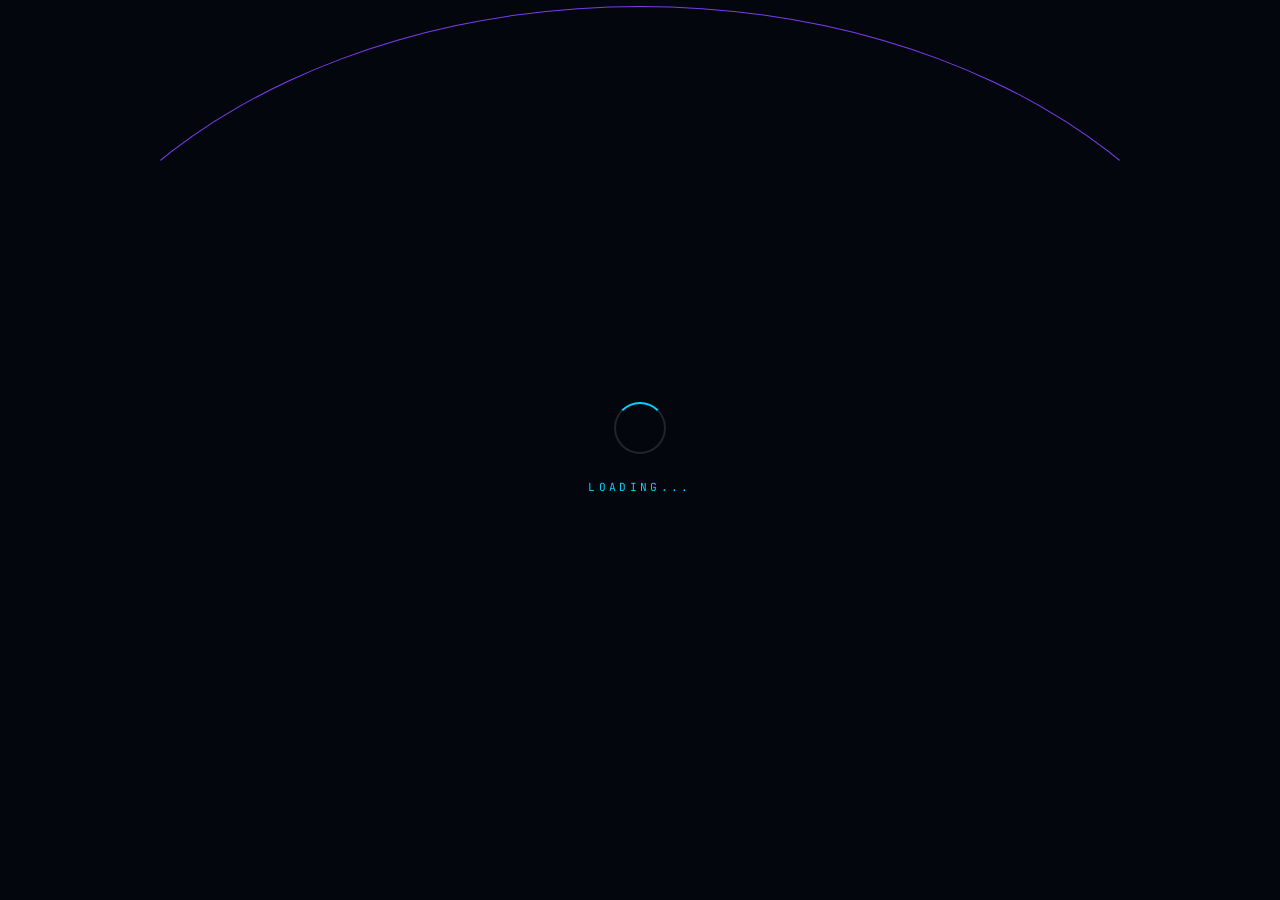
<file: pages/experience.html>
<!DOCTYPE html>
<html lang="en">
<head>
<meta charset="UTF-8"/>
<meta name="viewport" content="width=device-width, initial-scale=1.0"/>
<title>Contact – Swati Parihar</title>
<link rel="preconnect" href="https://fonts.googleapis.com"/>
<link rel="preconnect" href="https://fonts.gstatic.com" crossorigin/>
<link href="https://fonts.googleapis.com/css2?family=Space+Grotesk:wght@300;400;500;600;700&family=JetBrains+Mono:wght@300;400;500&display=swap" rel="stylesheet"/>
<link rel="stylesheet" href="../css/global.css"/>
<style>
.contact-page { padding: 7rem 0 5rem; }

.page-badge {
  display: inline-flex; align-items: center; gap: .5rem;
  padding: .3rem 1rem;
  border: 1px solid rgba(0,212,255,.25); border-radius: 999px;
  background: rgba(0,212,255,.06);
  font-family: var(--font-mono); font-size: .7rem; letter-spacing: .15em;
  color: var(--accent); text-transform: uppercase; margin-bottom: 1.5rem;
  animation: fadeUp .6s ease both;
}
.page-title {
  font-family: var(--font-head);
  font-size: clamp(2.5rem, 5vw, 4rem); font-weight: 700;
  line-height: 1.05; letter-spacing: -.03em; color: var(--text);
  margin-bottom: 1rem; animation: fadeUp .6s .1s ease both;
}
.page-title span { color: var(--accent); }
.page-sub { color: var(--text2); font-size: .95rem; max-width: 500px; animation: fadeUp .6s .2s ease both; }

/* CONTACT LAYOUT */
.contact-layout {
  display: grid; grid-template-columns: 1fr 1.4fr;
  gap: 5rem; margin-top: 4rem; align-items: start;
}

/* LEFT COLUMN */
.contact-info-col {}
.availability-banner {
  display: flex; align-items: center; gap: .75rem;
  padding: 1rem 1.25rem;
  border: 1px solid rgba(16,185,129,.3);
  border-radius: var(--radius);
  background: rgba(16,185,129,.06);
  margin-bottom: 2rem;
  animation: fadeUp .6s .25s ease both;
}
.avail-dot {
  width: 10px; height: 10px; border-radius: 50%;
  background: var(--accent3); flex-shrink: 0;
  animation: pulse 2s ease infinite;
}
@keyframes pulse { 0%,100%{opacity:1;transform:scale(1);box-shadow:0 0 0 0 rgba(16,185,129,.4)} 50%{opacity:.8;transform:scale(.9)} 100%{box-shadow:0 0 0 8px rgba(16,185,129,0)} }

.avail-text { font-size: .85rem; color: var(--text2); }
.avail-text strong { color: var(--accent3); }

.contact-links { display: flex; flex-direction: column; gap: .75rem; }

.contact-link {
  display: flex; align-items: center; gap: 1rem;
  padding: 1.1rem 1.25rem;
  border: 1px solid var(--border); border-radius: var(--radius);
  background: var(--surface); backdrop-filter: blur(12px);
  text-decoration: none; color: var(--text);
  transition: var(--transition); animation: fadeUp .6s ease both;
}
.contact-link:hover {
  border-color: var(--accent); transform: translateX(6px);
  box-shadow: 0 8px 32px rgba(0,0,0,.3);
}
.cl-icon {
  width: 42px; height: 42px; border-radius: 10px; flex-shrink: 0;
  background: var(--bg3); border: 1px solid var(--border2);
  display: flex; align-items: center; justify-content: center; font-size: 1.1rem;
  transition: var(--transition);
}
.contact-link:hover .cl-icon { background: rgba(0,212,255,.12); border-color: var(--accent); }
.cl-info {}
.cl-label {
  font-family: var(--font-mono); font-size: .65rem; letter-spacing: .1em;
  text-transform: uppercase; color: var(--text2); margin-bottom: .15rem;
}
.cl-value { font-size: .9rem; font-weight: 500; color: var(--text); }
.cl-arrow { margin-left: auto; color: var(--text2); font-size: .9rem; transition: var(--transition); }
.contact-link:hover .cl-arrow { color: var(--accent); transform: translateX(3px); }

/* FORM */
.form-card {
  padding: 2.5rem;
  border: 1px solid var(--border2);
  border-radius: var(--radius-lg);
  background: var(--bg3);
  animation: fadeUp .6s .2s ease both;
}
.form-title {
  font-family: var(--font-head); font-size: 1.2rem; font-weight: 700;
  color: var(--text); margin-bottom: .4rem;
}
.form-sub { font-size: .83rem; color: var(--text2); margin-bottom: 2rem; }

.form-row { display: grid; grid-template-columns: 1fr 1fr; gap: 1rem; }
.form-group { margin-bottom: 1.25rem; }
.form-group label {
  display: block; font-family: var(--font-mono); font-size: .7rem; letter-spacing: .1em;
  text-transform: uppercase; color: var(--text2); margin-bottom: .5rem;
}
.form-control {
  width: 100%; padding: .85rem 1rem;
  background: var(--surface); border: 1px solid var(--border2);
  border-radius: var(--radius); color: var(--text);
  font-family: var(--font-body); font-size: .9rem;
  transition: var(--transition); outline: none;
}
.form-control::placeholder { color: var(--muted); }
.form-control:focus {
  border-color: var(--accent); background: rgba(0,212,255,.04);
  box-shadow: 0 0 0 3px rgba(0,212,255,.1);
}
textarea.form-control { resize: vertical; min-height: 120px; }

.btn-submit {
  width: 100%; padding: 1rem;
  background: linear-gradient(135deg, var(--accent), #7c3aed);
  border: none; border-radius: var(--radius);
  color: var(--bg); font-family: var(--font-head); font-size: .95rem; font-weight: 700;
  cursor: pointer; transition: var(--transition); letter-spacing: .02em;
}
.btn-submit:hover {
  box-shadow: 0 0 40px var(--glow); transform: translateY(-2px);
}
.btn-submit:disabled { opacity: .7; cursor: not-allowed; transform: none; }

.form-success {
  display: none; text-align: center; padding: 2rem;
}
.form-success.show { display: block; }
.success-icon { font-size: 3rem; margin-bottom: 1rem; }
.success-title { font-family: var(--font-head); font-size: 1.3rem; font-weight: 700; color: var(--accent3); margin-bottom: .5rem; }
.success-sub { color: var(--text2); font-size: .9rem; }

@media (max-width: 900px) { .contact-layout { grid-template-columns: 1fr; gap: 3rem; } }
@media (max-width: 600px) { .form-row { grid-template-columns: 1fr; } .form-card { padding: 1.5rem; } }
</style>
</head>
<body>
<div id="loader">
  <div class="loader-ring"><div class="loader-ring-inner"></div></div>
  <div class="loader-text">LOADING<span class="dots">...</span></div>
</div>

<nav id="navbar">
  <a href="../index.html" class="nav-logo">Swati Parihar</span></a>
  <ul class="nav-links">
    <li><a href="../index.html">Home</a></li>
    <li><a href="about.html">About</a></li>
    <li><a href="skills.html">Skills</a></li>
    <li><a href="projects.html">Projects</a></li>
    <li><a href="certification&training.html">Certification & Training</a></li>
    <li><a href="experience.html" class="active">Experience</a></li>
        <li><a href="contact.html">Contact</a></li>
  </ul>
  <a href="contact.html" class="nav-cta">Hire Me</a>
  <button class="nav-hamburger" onclick="toggleMenu()"><span></span><span></span><span></span></button>
</nav>
<div class="mobile-menu" id="mobileMenu">
  <a href="../index.html" onclick="toggleMenu()">Home</a>
  <a href="about.html" onclick="toggleMenu()">About</a>
  <a href="skills.html" onclick="toggleMenu()">Skills</a>
  <a href="projects.html" onclick="toggleMenu()">Projects</a>
  <a href="certification&training.html" onclick="toggleMenu()">Certification & Training</a>
  <a href="experience.html" onclick="toggleMenu()">Experience</a>
  <a href="contact.html" onclick="toggleMenu()">Contact</a>
</div>

<div class="page-wrapper">
  <section class="contact-page">
    <div class="container">
      <div class="page-badge">✉️ Experience</div>
      <section id="experience" style="padding: 60px 20px; font-family: Arial, sans-serif; background: #0f0f0f; color: #fff;">
  <div style="max-width: 900px; margin: auto;">

    <div style="background: #1c1c1c; padding: 25px; border-radius: 12px; box-shadow: 0 0 10px rgba(0,0,0,0.5);">

      <h3 style="margin-bottom: 5px;">
        Success Ladder Technologies Pvt. Ltd. (SLT)
      </h3>

      <p style="margin: 0; font-weight: bold; color: #00d4ff;">
        DevOps Engineer Intern
      </p>

      <p style="margin: 5px 0; font-style: italic;">
        Onsite | May 2026 – Present
      </p>

      <ul style="margin-top: 15px; line-height: 1.8;">
        <li>Selected as a DevOps Engineer Intern in the Software Development Department for a 3-month internship program.</li>

        <li>Working on DevOps practices including CI/CD pipeline automation and deployment workflows.</li>

        <li>Gaining hands-on experience with tools like Jenkins, Git, Linux, and version control systems.</li>

        <li>Collaborating with development teams to support build, integration, and release processes.</li>

        <li>Following company standards, discipline, and software development lifecycle practices.</li>
      </ul>

    </div>

  </div>
</section>     
</div>

<footer>
  <div class="footer-inner">
    <span class="footer-logo">Swati Parihar<span></span></span>
    <p class="footer-copy">Swati Parihar · Cloud & DevOps Engineer</p>
    <div class="footer-socials">
      <a href="https://github.com/swatiparihar18" target="_blank">GitHub</a>
      <a href="https://www.linkedin.com/in/swati-parihar-66bba6321" target="_blank">LinkedIn</a>
      <a href="mailto:swatiparihar577@gmail.com">Email</a>
    </div>
  </div>
</footer>
<script src="../js/global.js"></script>
<script>
function handleSubmit() {
  const btn = document.getElementById('submitBtn');
  const name = document.getElementById('fname').value.trim();
  const email = document.getElementById('femail').value.trim();
  const subject = document.getElementById('fsubject').value.trim();
  const msg = document.getElementById('fmessage').value.trim();

  if (!name || !email || !subject || !msg) {
    btn.textContent = '⚠ Please fill all fields';
    btn.style.background = 'linear-gradient(135deg,#ef4444,#b91c1c)';
    setTimeout(() => {
      btn.textContent = 'Send Message →';
      btn.style.background = '';
    }, 2000);
    return;
  }

  btn.textContent = 'Sending…';
  btn.disabled = true;

  setTimeout(() => {
    document.getElementById('formContent').style.display = 'none';
    document.getElementById('formSuccess').classList.add('show');
  }, 1600);
}
</script>
</body>
</html>
</file>
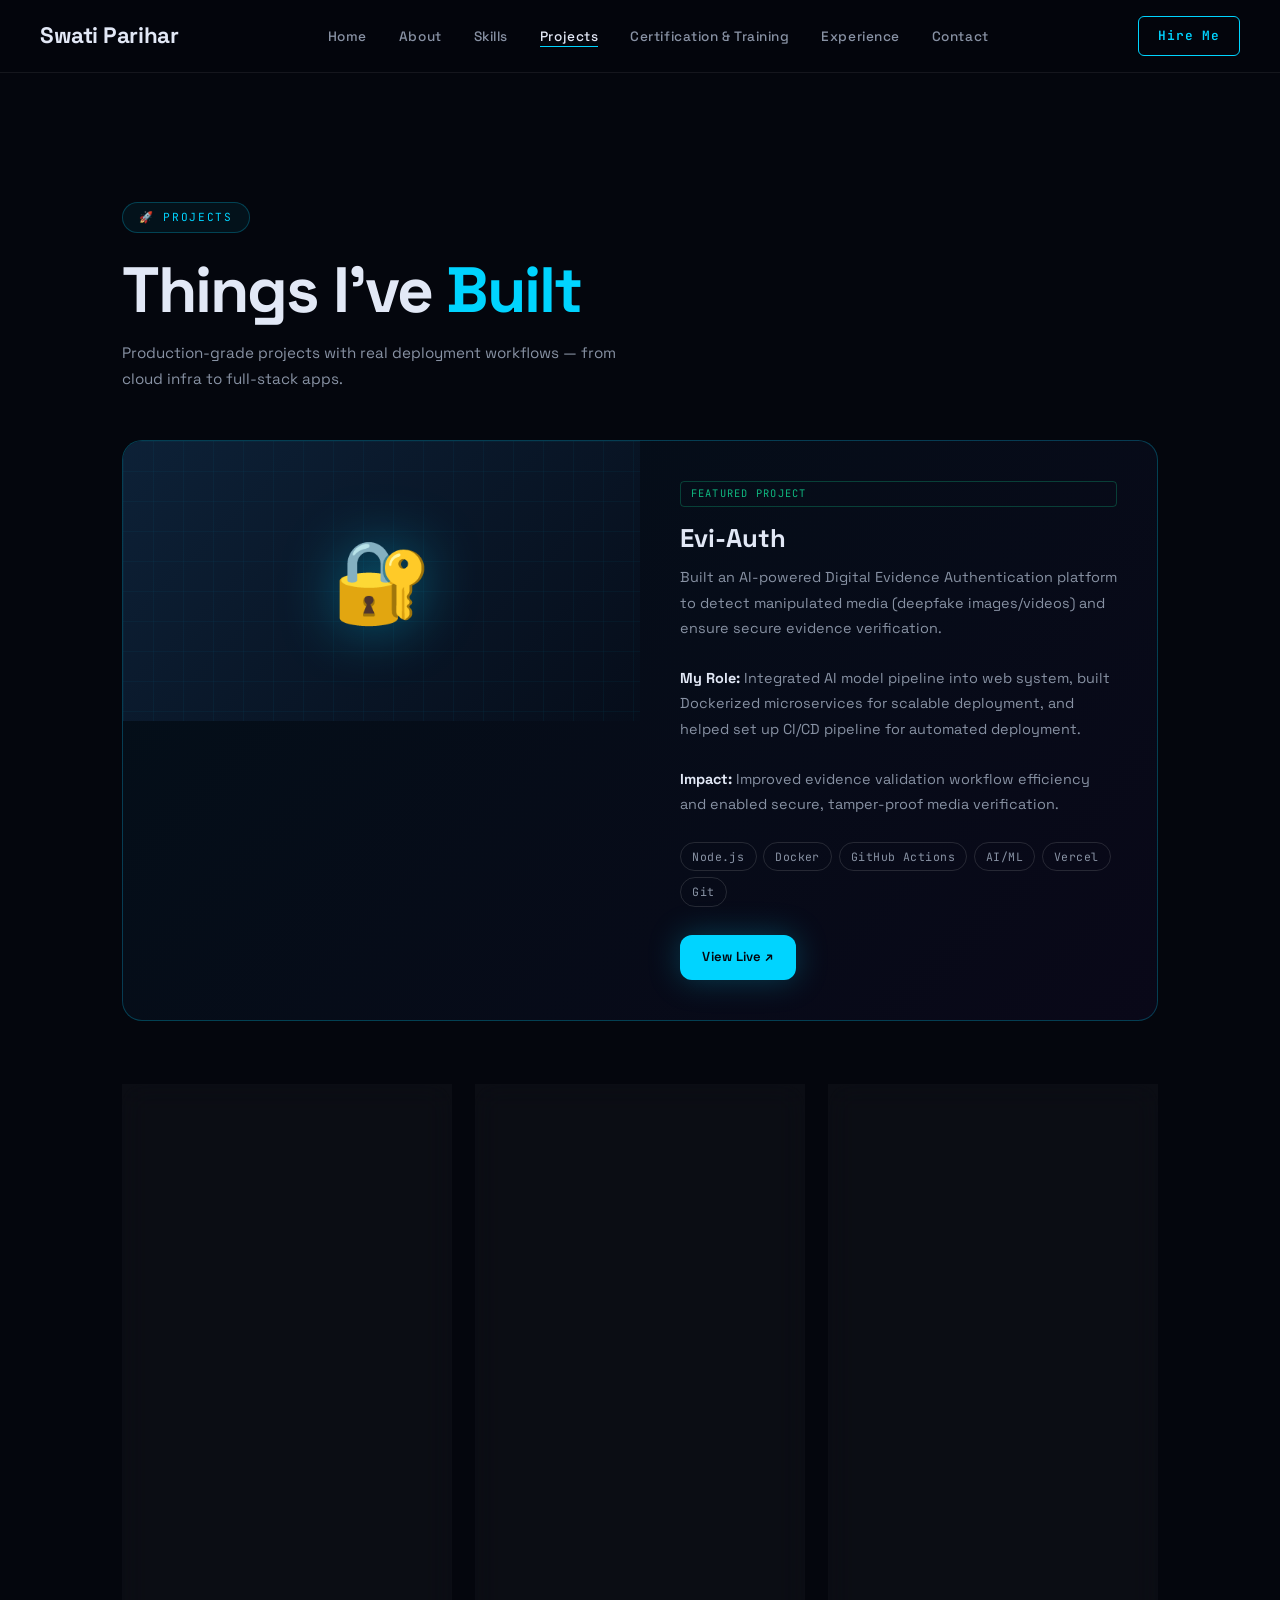
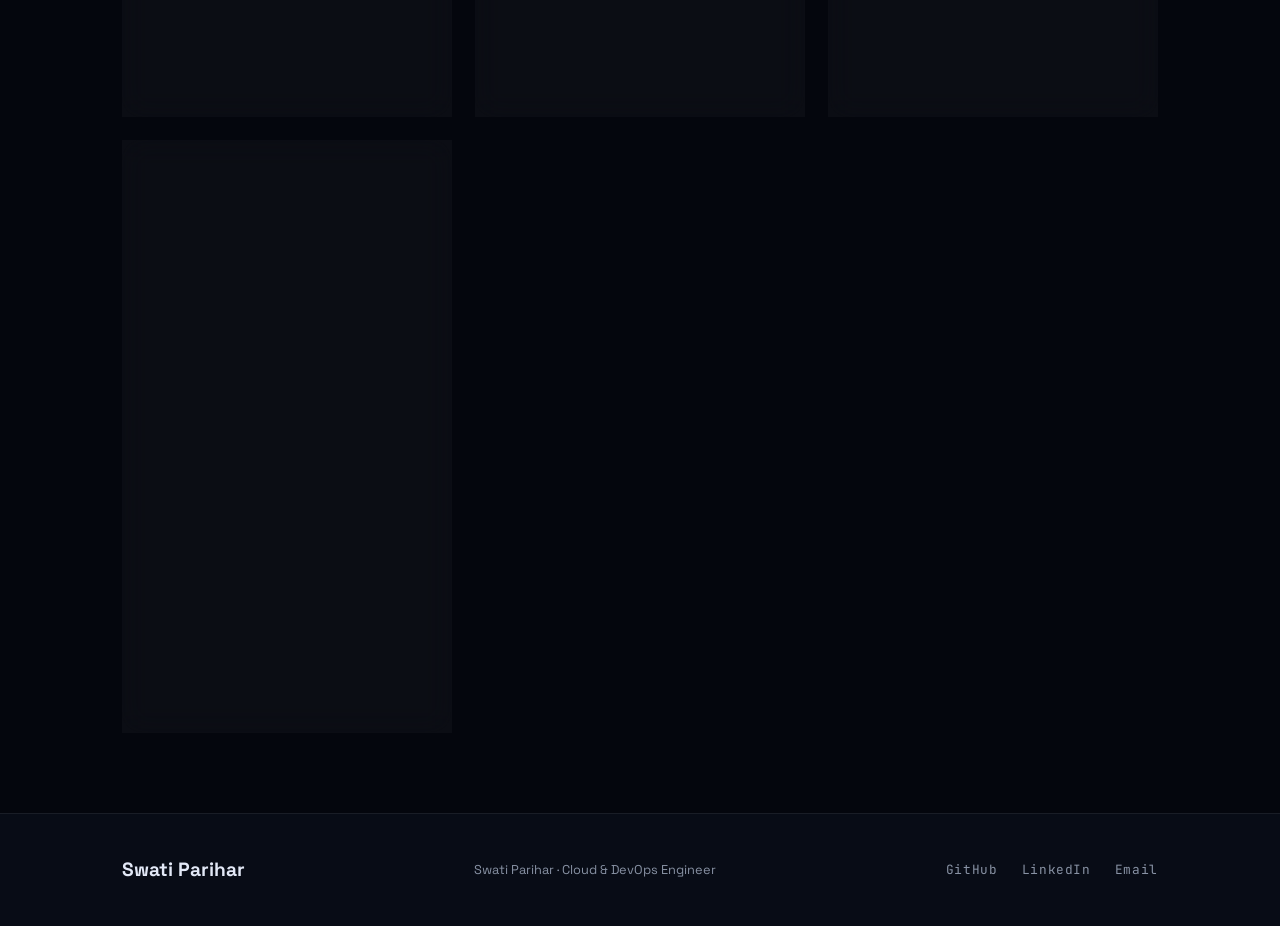
<file: pages/projects.html>
<!DOCTYPE html>
<html lang="en">
<head>
<meta charset="UTF-8"/>
<meta name="viewport" content="width=device-width, initial-scale=1.0"/>
<title>Projects – Swati Parihar</title>
<link rel="preconnect" href="https://fonts.googleapis.com"/>
<link rel="preconnect" href="https://fonts.gstatic.com" crossorigin/>
<link href="https://fonts.googleapis.com/css2?family=Space+Grotesk:wght@300;400;500;600;700&family=JetBrains+Mono:wght@300;400;500&display=swap" rel="stylesheet"/>
<link rel="stylesheet" href="../css/global.css"/>
<style>
.projects-page { padding: 7rem 0 5rem; }

.page-badge {
  display: inline-flex; align-items: center; gap: .5rem;
  padding: .3rem 1rem;
  border: 1px solid rgba(0,212,255,.25); border-radius: 999px;
  background: rgba(0,212,255,.06);
  font-family: var(--font-mono); font-size: .7rem; letter-spacing: .15em;
  color: var(--accent); text-transform: uppercase; margin-bottom: 1.5rem;
  animation: fadeUp .6s ease both;
}
.page-title {
  font-family: var(--font-head);
  font-size: clamp(2.5rem, 5vw, 4rem); font-weight: 700;
  line-height: 1.05; letter-spacing: -.03em; color: var(--text);
  margin-bottom: 1rem; animation: fadeUp .6s .1s ease both;
}
.page-title span { color: var(--accent); }
.page-sub { color: var(--text2); font-size: .95rem; max-width: 500px; animation: fadeUp .6s .2s ease both; margin-bottom: 3rem; }

/* FEATURED PROJECT */
.featured-project {
  margin-bottom: 4rem;
  border: 1px solid rgba(0,212,255,.25);
  border-radius: var(--radius-lg);
  background: linear-gradient(135deg, rgba(0,212,255,.05), rgba(124,58,237,.05));
  overflow: hidden;
  animation: fadeUp .6s .25s ease both;
  transition: var(--transition);
}
.featured-project:hover {
  border-color: rgba(0,212,255,.4);
  box-shadow: 0 24px 80px rgba(0,0,0,.5), 0 0 40px var(--glow);
  transform: translateY(-4px);
}
.fp-inner {
  display: grid; grid-template-columns: 1fr 1fr; gap: 0;
}
.fp-visual {
  height: 280px; position: relative; overflow: hidden;
  background: linear-gradient(135deg, #0d2137, #060d1a);
  display: flex; align-items: center; justify-content: center;
}
.fp-visual-icon { font-size: 5rem; filter: drop-shadow(0 0 30px rgba(0,212,255,.4)); }
.fp-visual-grid {
  position: absolute; inset: 0; opacity: .15;
  background-image: linear-gradient(rgba(0,212,255,.3) 1px, transparent 1px),
                    linear-gradient(90deg, rgba(0,212,255,.3) 1px, transparent 1px);
  background-size: 30px 30px;
}
.fp-content { padding: 2.5rem; display: flex; flex-direction: column; justify-content: center; }
.fp-badge {
  display: inline-block; margin-bottom: 1rem;
  font-family: var(--font-mono); font-size: .65rem; letter-spacing: .12em;
  text-transform: uppercase; color: var(--accent3);
  border: 1px solid rgba(16,185,129,.3); border-radius: 4px; padding: .2rem .6rem;
}
.fp-title {
  font-family: var(--font-head); font-size: 1.6rem; font-weight: 700;
  color: var(--text); margin-bottom: .75rem; line-height: 1.2;
}
.fp-desc { color: var(--text2); font-size: .9rem; line-height: 1.75; margin-bottom: 1.5rem; }
.fp-tags { display: flex; flex-wrap: wrap; gap: .4rem; margin-bottom: 1.75rem; }
.tag {
  padding: .25rem .7rem; border-radius: 999px;
  font-size: .72rem; border: 1px solid var(--border2); color: var(--text2);
  font-family: var(--font-mono); letter-spacing: .04em;
}
.fp-links { display: flex; gap: .75rem; }

/* PROJECT GRID */
.projects-grid {
  display: grid; grid-template-columns: repeat(auto-fill, minmax(320px, 1fr));
  gap: 1.5rem;
}
.project-card {
  border-radius: var(--radius-lg); border: 1px solid var(--border);
  background: var(--surface); backdrop-filter: blur(14px);
  overflow: hidden; transition: var(--transition);
}
.project-card:hover {
  transform: translateY(-6px); border-color: rgba(0,212,255,.3);
  box-shadow: 0 24px 64px rgba(0,0,0,.5), 0 0 30px rgba(0,212,255,.1);
}
.pc-header {
  height: 130px; position: relative; overflow: hidden;
  display: flex; align-items: center; justify-content: center;
}
.pc-header-bg {
  position: absolute; inset: 0; opacity: .9; transition: transform .4s;
}
.project-card:hover .pc-header-bg { transform: scale(1.06); }
.pc-grid-overlay {
  position: absolute; inset: 0; opacity: .1;
  background-image: linear-gradient(rgba(255,255,255,.2) 1px, transparent 1px),
                    linear-gradient(90deg, rgba(255,255,255,.2) 1px, transparent 1px);
  background-size: 20px 20px;
}
.pc-icon { font-size: 2.6rem; position: relative; z-index: 1; filter: drop-shadow(0 0 14px rgba(255,255,255,.2)); }

.pc-status {
  position: absolute; top: 10px; right: 10px;
  font-family: var(--font-mono); font-size: .6rem; letter-spacing: .1em;
  padding: .2rem .5rem; border-radius: 4px; text-transform: uppercase; z-index: 1;
}
.status-live { background: rgba(16,185,129,.2); color: var(--accent3); border: 1px solid rgba(16,185,129,.3); }
.status-progress { background: rgba(234,179,8,.15); color: #eab308; border: 1px solid rgba(234,179,8,.3); }
.status-done { background: rgba(0,212,255,.1); color: var(--accent); border: 1px solid rgba(0,212,255,.2); }

.pc-body { padding: 1.6rem; }
.pc-title { font-family: var(--font-head); font-size: 1.05rem; font-weight: 700; color: var(--text); margin-bottom: .5rem; }
.pc-desc { font-size: .83rem; color: var(--text2); line-height: 1.7; margin-bottom: 1.2rem; }
.pc-tags { display: flex; flex-wrap: wrap; gap: .35rem; margin-bottom: 1.25rem; }
.pc-links { display: flex; gap: .6rem; }

.proj-btn {
  flex: 1; padding: .55rem; text-align: center; border-radius: 8px;
  font-family: var(--font-mono); font-size: .72rem; font-weight: 600;
  letter-spacing: .04em; text-decoration: none; transition: var(--transition);
}
.proj-gh { border: 1px solid var(--border2); color: var(--text2); }
.proj-gh:hover { border-color: var(--text); color: var(--text); }
.proj-live {
  background: linear-gradient(135deg, var(--accent), #7c3aed);
  color: var(--bg); border: none;
}
.proj-live:hover { box-shadow: 0 0 24px var(--glow); transform: translateY(-1px); }
.proj-na { border: 1px solid var(--border); color: var(--muted); cursor: default; flex: 1; text-align: center; padding: .55rem; border-radius: 8px; font-family: var(--font-mono); font-size: .72rem; }

/* DETAILS LIST */
.pc-details { margin-bottom: 1rem; }
.pc-detail-item {
  font-size: .78rem; color: var(--text2); padding: .25rem 0;
  display: flex; align-items: flex-start; gap: .5rem;
}
.pc-detail-item::before {
  content: '▸'; color: var(--accent); flex-shrink: 0; margin-top: .1rem;
}

@media (max-width: 900px) { .fp-inner { grid-template-columns: 1fr; } .fp-visual { height: 180px; } }
@media (max-width: 640px) { .projects-grid { grid-template-columns: 1fr; } }
</style>
</head>
<body>
<div id="loader">
  <div class="loader-ring"><div class="loader-ring-inner"></div></div>
  <div class="loader-text">LOADING<span class="dots">...</span></div>
</div>

<nav id="navbar">
  <a href="../index.html" class="nav-logo">Swati Parihar</a>
  <ul class="nav-links">
    <li><a href="../index.html">Home</a></li>
    <li><a href="about.html">About</a></li>
    <li><a href="skills.html">Skills</a></li>
    <li><a href="projects.html" class="active">Projects</a></li>
    <li><a href="certification&training.html">Certification & Training</a></li>
    <li><a href="experience.html">Experience</a></li>
    <li><a href="contact.html">Contact</a></li>
  </ul>
  <a href="contact.html" class="nav-cta">Hire Me</a>
  <button class="nav-hamburger" onclick="toggleMenu()"><span></span><span></span><span></span></button>
</nav>
<div class="mobile-menu" id="mobileMenu">
  <a href="../index.html" onclick="toggleMenu()">Home</a>
  <a href="about.html" onclick="toggleMenu()">About</a>
  <a href="skills.html" onclick="toggleMenu()">Skills</a>
  <a href="projects.html" onclick="toggleMenu()">Projects</a>
  <a href="certification&training.html" onclick="toggleMenu()">Certification & Training</a>
  <a href="experience.html" onclick="toggleMenu()">Experience</a>
  <a href="contact.html" onclick="toggleMenu()">Contact</a>
</div>

<div class="page-wrapper">
  <section class="projects-page">
    <div class="container">
      <div class="page-badge">🚀 Projects</div>
      <h1 class="page-title">Things I've <span>Built</span></h1>
      <p class="page-sub">Production-grade projects with real deployment workflows — from cloud infra to full-stack apps.</p>
 
      <!-- FEATURED PROJECT: Evi-Auth -->
      <div class="featured-project reveal">
        <div class="fp-inner">
          <div class="fp-visual">
            <div class="fp-visual-grid"></div>
            <div class="fp-visual-icon">🔐</div>
          </div>
          <div class="fp-content">
            <span class="fp-badge">Featured Project</span>
            <div class="fp-title">Evi-Auth</div>
            <p class="fp-desc">
              Built an AI-powered Digital Evidence Authentication platform to detect manipulated media (deepfake images/videos) and ensure secure evidence verification.<br><br>
              <strong style="color:var(--text)">My Role:</strong> Integrated AI model pipeline into web system, built Dockerized microservices for scalable deployment, and helped set up CI/CD pipeline for automated deployment.<br><br>
              <strong style="color:var(--text)">Impact:</strong> Improved evidence validation workflow efficiency and enabled secure, tamper-proof media verification.
            </p>
            <div class="fp-tags">
              <span class="tag">Node.js</span>
              <span class="tag">Docker</span>
              <span class="tag">GitHub Actions</span>
              <span class="tag">AI/ML</span>
              <span class="tag">Vercel</span>
              <span class="tag">Git</span>
            </div>
            <div class="fp-links">
              <a href="https://evi-auth.vercel.app/" target="_blank" class="btn-primary" style="font-size:.82rem;padding:.7rem 1.4rem">View Live ↗</a>
            </div>
          </div>
        </div>
      </div>
 
      <!-- PROJECTS GRID -->
      <div class="projects-grid">
 
        <!-- 2-Tier Flask Application -->
        <div class="project-card reveal" style="transition-delay:.0s">
          <div class="pc-header">
            <div class="pc-header-bg" style="background:linear-gradient(135deg,#0a1f30,#05111a)"></div>
            <div class="pc-grid-overlay"></div>
            <div class="pc-icon">🐳</div>
            <div class="pc-status status-done">Deployed</div>
          </div>
          <div class="pc-body">
            <div class="pc-title">2-Tier Flask Application</div>
            <div class="pc-desc">Developed and deployed a containerized 2-Tier web application using Flask and MySQL on AWS EC2.</div>
            <div class="pc-details">
              <div class="pc-detail-item">Flask application with MySQL backend</div>
              <div class="pc-detail-item">Docker &amp; Docker Compose containerization</div>
              <div class="pc-detail-item">AWS EC2 deployment on Ubuntu Linux</div>
              <div class="pc-detail-item">Container networking and database integration</div>
              <div class="pc-detail-item">Git &amp; GitHub version control</div>
            </div>
            <div class="pc-tags">
              <span class="tag">Flask</span><span class="tag">MySQL</span><span class="tag">Docker</span><span class="tag">AWS EC2</span><span class="tag">Linux</span>
            </div>
            <div class="pc-links">
              <a href="https://github.com/swatiparihar18" target="_blank" class="proj-btn proj-gh">GitHub ↗</a>
              <a href="http://13.60.190.11:5000/" target="_blank" class="proj-btn proj-live">Live Demo ↗</a>
            </div>
          </div>
        </div>
 
        <!-- CloudCart -->
        <div class="project-card reveal" style="transition-delay:.05s">
          <div class="pc-header">
            <div class="pc-header-bg" style="background:linear-gradient(135deg,#0d2040,#060f1e)"></div>
            <div class="pc-grid-overlay"></div>
            <div class="pc-icon">🛒</div>
            <div class="pc-status status-done">Deployed</div>
          </div>
          <div class="pc-body">
            <div class="pc-title">CloudCart</div>
            <div class="pc-desc">Built a full-stack e-commerce platform with user authentication, product listing, and cart management, deployed on AWS using Docker and Nginx.</div>
            <div class="pc-details">
              <div class="pc-detail-item">Containerized frontend and backend using Docker Compose</div>
              <div class="pc-detail-item">Deployed on AWS EC2 with Nginx reverse proxy</div>
              <div class="pc-detail-item">CI/CD pipeline via GitHub Actions</div>
              <div class="pc-detail-item">Secure environment variable management</div>
            </div>
            <div class="pc-tags">
              <span class="tag">React.js</span><span class="tag">Node.js</span><span class="tag">MongoDB</span><span class="tag">Docker</span><span class="tag">AWS EC2</span><span class="tag">Nginx</span>
            </div>
            <div class="pc-links">
              <a href="https://github.com/swatiparihar18/CloudCart.git" target="_blank" class="proj-btn proj-gh">GitHub ↗</a>
              <a href="#" target="_blank" class="proj-btn proj-live">Live Demo ↗</a>
            </div>
          </div>
        </div>
 
        <!-- AWS EC2 Web Server -->
        <div class="project-card reveal" style="transition-delay:.1s">
          <div class="pc-header">
            <div class="pc-header-bg" style="background:linear-gradient(135deg,#1a0a30,#0a0518)"></div>
            <div class="pc-grid-overlay"></div>
            <div class="pc-icon">☁️</div>
            <div class="pc-status status-done">Completed</div>
          </div>
          <div class="pc-body">
            <div class="pc-title">AWS EC2 Web Server Deployment</div>
            <div class="pc-desc">Provisioned Ubuntu Linux EC2 instance with full deployment lifecycle management, IAM roles, security groups, and CloudWatch monitoring.</div>
            <div class="pc-details">
              <div class="pc-detail-item">Full EC2 provisioning from AMI to launch</div>
              <div class="pc-detail-item">IAM roles &amp; least-privilege security groups</div>
              <div class="pc-detail-item">Apache/Nginx config via Bash scripts</div>
              <div class="pc-detail-item">CloudWatch CPU/memory alert setup</div>
            </div>
            <div class="pc-tags">
              <span class="tag">AWS EC2</span><span class="tag">Linux (Ubuntu)</span><span class="tag">Bash</span><span class="tag">IAM</span><span class="tag">CloudWatch</span><span class="tag">Nginx</span>
            </div>
            <div class="pc-links">
              <a href="https://github.com/swatiparihar18" target="_blank" class="proj-btn proj-gh">GitHub ↗</a>
              <span class="proj-na">Infrastructure</span>
            </div>
          </div>
        </div>
 
        <!-- TaskFlow CI/CD -->
        <div class="project-card reveal" style="transition-delay:.2s">
          <div class="pc-header">
            <div class="pc-header-bg" style="background:linear-gradient(135deg,#2a1240,#100818)"></div>
            <div class="pc-grid-overlay"></div>
            <div class="pc-icon">🔄</div>
            <div class="pc-status status-done">Completed</div>
          </div>
          <div class="pc-body">
            <div class="pc-title">TaskFlow – CI/CD Pipeline</div>
            <div class="pc-desc">Complete CI/CD workflow using GitHub Actions and Docker. Automated build, test, and deployment with version control best practices.</div>
            <div class="pc-details">
              <div class="pc-detail-item">GitHub Actions YAML pipeline</div>
              <div class="pc-detail-item">Docker build &amp; push automation</div>
              <div class="pc-detail-item">Environment-based deployment stages</div>
              <div class="pc-detail-item">Branch protection &amp; PR workflows</div>
            </div>
            <div class="pc-tags">
              <span class="tag">Docker</span><span class="tag">GitHub Actions</span><span class="tag">CI/CD</span><span class="tag">DevOps</span><span class="tag">YAML</span>
            </div>
            <div class="pc-links">
              <a href="https://github.com/swatiparihar18/taskflow-ci-cd.git" target="_blank" class="proj-btn proj-gh">GitHub ↗</a>
              <a href="http://13.61.58.168:5002/" target="_blank" class="proj-btn proj-live">Live Demo ↗</a>
            </div>
          </div>
        </div>
 
      </div><!-- end .projects-grid -->
    </div>
  </section>
</div>

<footer>
  <div class="footer-inner">
    <span class="footer-logo">Swati Parihar</span>
    <p class="footer-copy">Swati Parihar · Cloud & DevOps Engineer</p>
    <div class="footer-socials">
      <a href="https://github.com/swatiparihar18" target="_blank">GitHub</a>
      <a href="https://www.linkedin.com/in/swati-parihar-66bba6321" target="_blank">LinkedIn</a>
      <a href="mailto:swatiparihar577@gmail.com">Email</a>
    </div>
  </div>
</footer>
<script src="../js/global.js"></script>
</body>
</html>
</file>
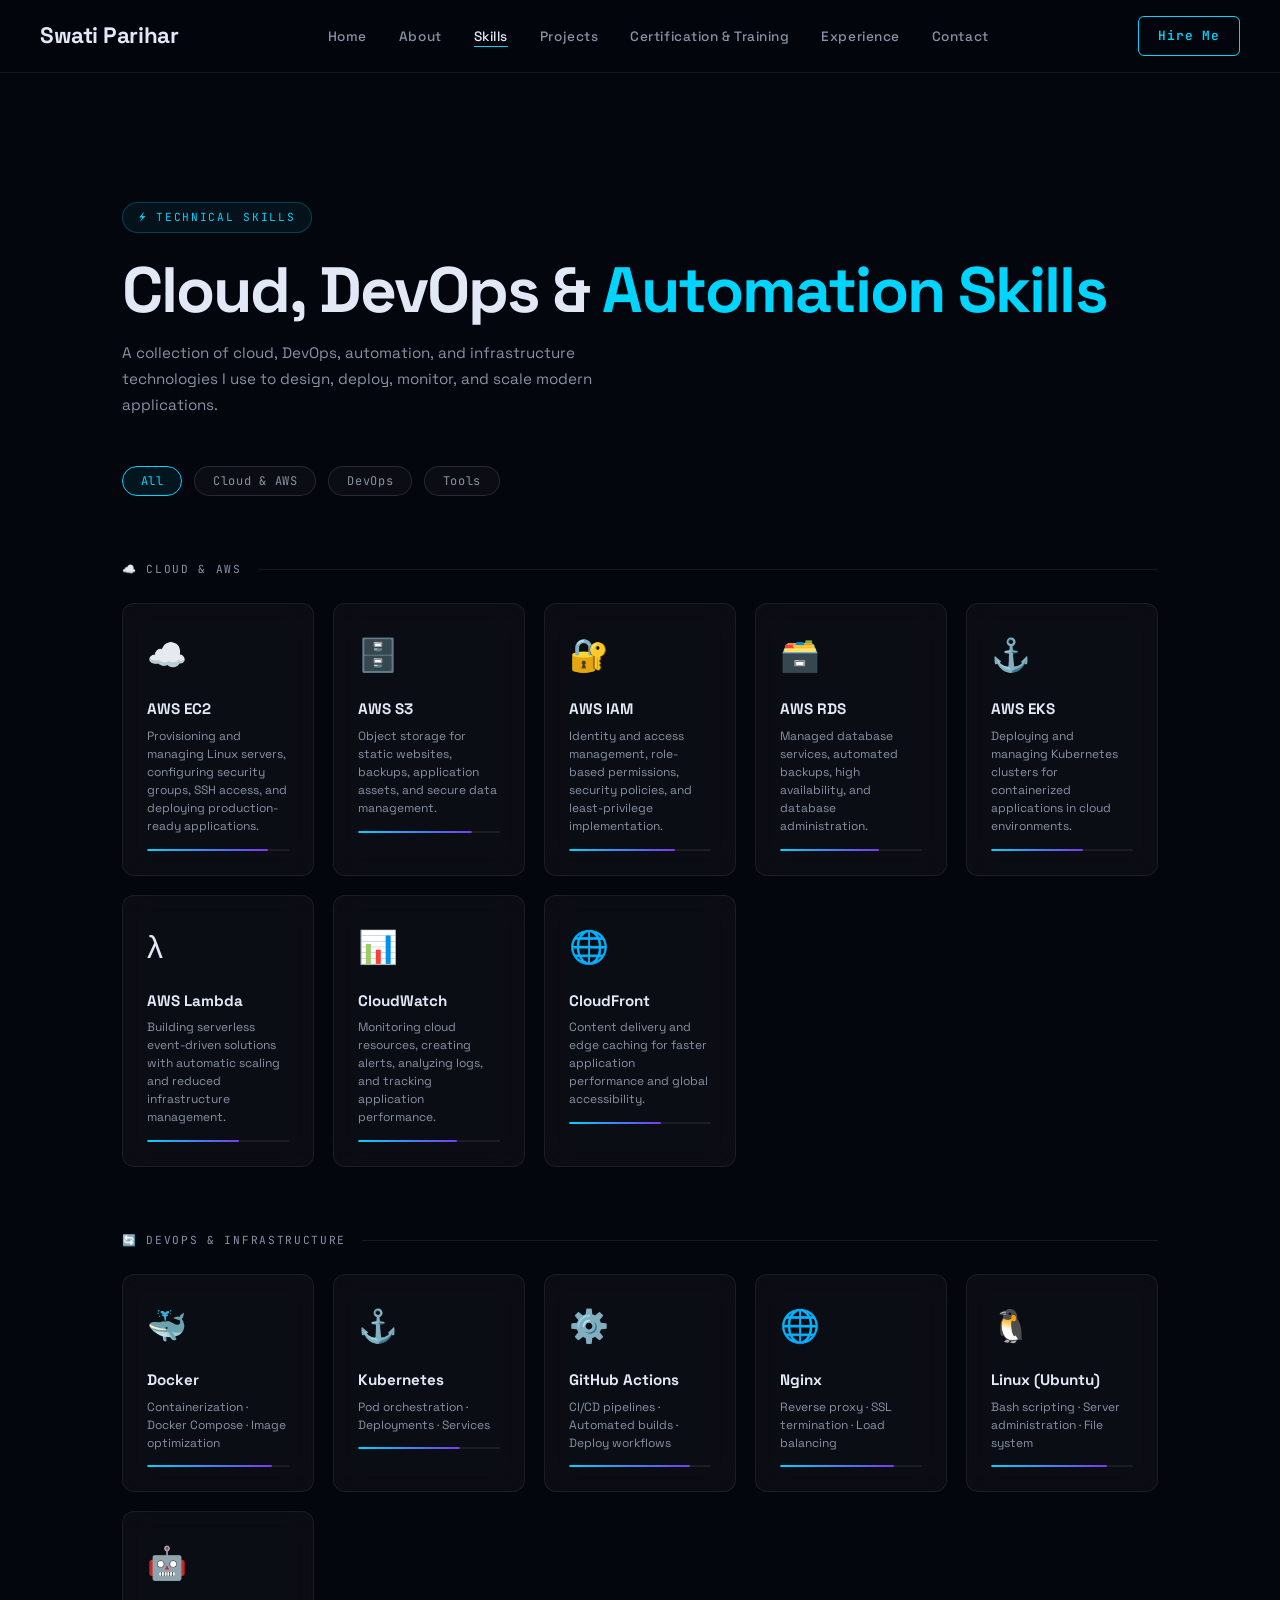
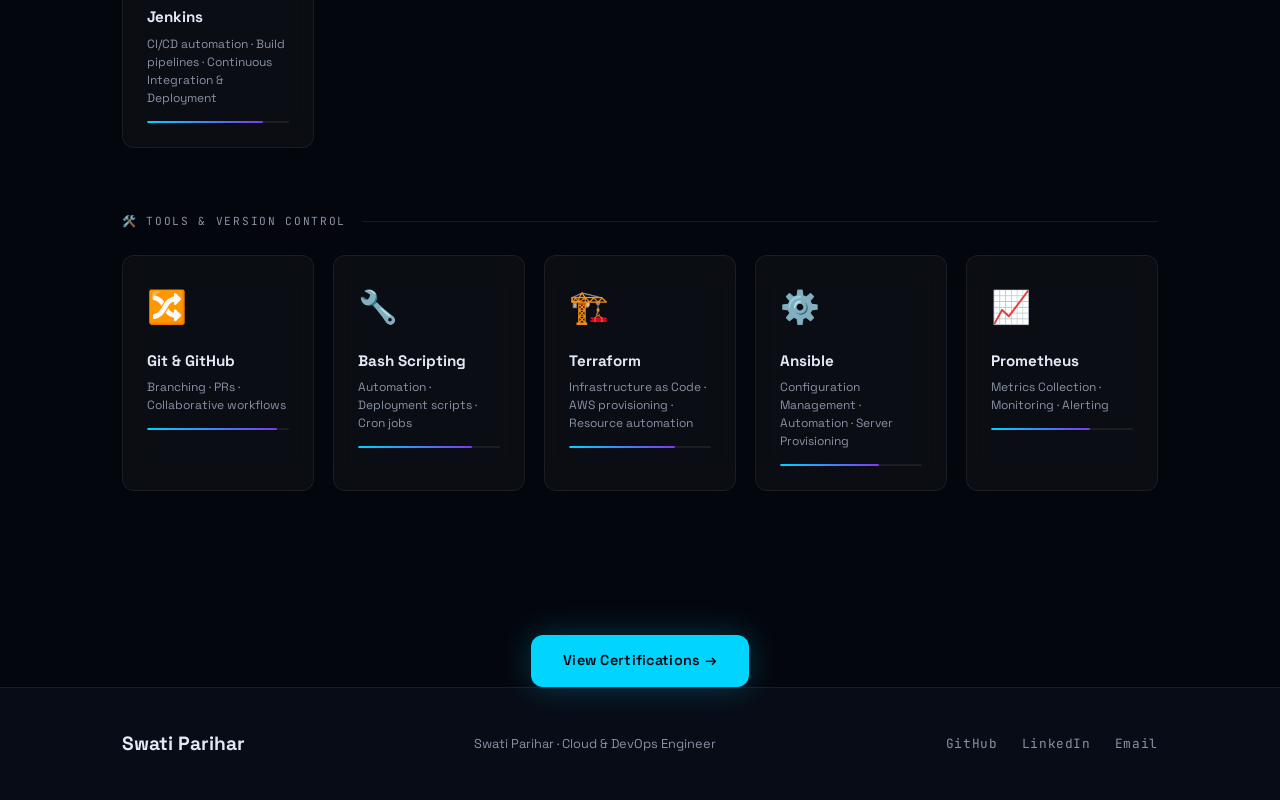
<file: pages/skills.html>
<!DOCTYPE html>
<html lang="en">
<head>
<meta charset="UTF-8"/>
<meta name="viewport" content="width=device-width, initial-scale=1.0"/>
<title>Skills – Swati Parihar</title>
<link rel="preconnect" href="https://fonts.googleapis.com"/>
<link rel="preconnect" href="https://fonts.gstatic.com" crossorigin/>
<link href="https://fonts.googleapis.com/css2?family=Space+Grotesk:wght@300;400;500;600;700&family=JetBrains+Mono:wght@300;400;500&display=swap" rel="stylesheet"/>
<link rel="stylesheet" href="../css/global.css"/>
<style>
.skills-page { padding: 7rem 0 5rem; }

.page-badge {
  display: inline-flex; align-items: center; gap: .5rem;
  padding: .3rem 1rem;
  border: 1px solid rgba(0,212,255,.25); border-radius: 999px;
  background: rgba(0,212,255,.06);
  font-family: var(--font-mono); font-size: .7rem; letter-spacing: .15em;
  color: var(--accent); text-transform: uppercase; margin-bottom: 1.5rem;
  animation: fadeUp .6s ease both;
}

.page-title {
  font-family: var(--font-head);
  font-size: clamp(2.5rem, 5vw, 4rem); font-weight: 700;
  line-height: 1.05; letter-spacing: -.03em; color: var(--text);
  margin-bottom: 1rem; animation: fadeUp .6s .1s ease both;
}
.page-title span { color: var(--accent); }
.page-sub { color: var(--text2); font-size: .95rem; max-width: 500px; animation: fadeUp .6s .2s ease both; }

/* CATEGORY FILTER */
.skill-filters {
  display: flex; gap: .75rem; flex-wrap: wrap; margin: 3rem 0 2rem;
}
.filter-btn {
  padding: .4rem 1.1rem;
  border: 1px solid var(--border2); border-radius: 999px;
  background: var(--surface); color: var(--text2);
  font-family: var(--font-mono); font-size: .75rem; letter-spacing: .06em;
  cursor: pointer; transition: var(--transition);
  backdrop-filter: blur(8px);
}
.filter-btn:hover, .filter-btn.active {
  border-color: var(--accent); color: var(--accent);
  background: rgba(0,212,255,.08);
}

/* SKILLS GRID */
.skills-grid {
  display: grid; grid-template-columns: repeat(auto-fill, minmax(190px, 1fr));
  gap: 1.2rem;
}

.skill-card {
  padding: 1.5rem; border-radius: var(--radius);
  border: 1px solid var(--border);
  background: var(--surface); backdrop-filter: blur(14px);
  transition: var(--transition); cursor: default; position: relative; overflow: hidden;
}
.skill-card::after {
  content: ''; position: absolute; inset: 0; border-radius: var(--radius);
  background: linear-gradient(135deg, var(--accent), var(--accent2));
  opacity: 0; transition: opacity .3s;
}
.skill-card:hover {
  border-color: rgba(0,212,255,.4); transform: translateY(-5px);
  box-shadow: 0 16px 48px rgba(0,0,0,.4), 0 0 24px var(--glow);
}
.skill-card:hover::after { opacity: .06; }

.skill-icon { font-size: 2rem; margin-bottom: .85rem; position: relative; z-index: 1; }
.skill-name {
  font-family: var(--font-head); font-size: .95rem; font-weight: 700;
  color: var(--text); margin-bottom: .3rem; position: relative; z-index: 1;
}
.skill-detail { font-size: .75rem; color: var(--text2); position: relative; z-index: 1; line-height: 1.5; }

.skill-bar-wrap {
  margin-top: .85rem; height: 2px;
  background: var(--border); border-radius: 2px; overflow: hidden;
  position: relative; z-index: 1;
}
.skill-bar-fill {
  height: 100%;
  background: linear-gradient(90deg, var(--accent), var(--accent2));
  border-radius: 2px; width: 0%;
  transition: width 1s cubic-bezier(.4,0,.2,1) .2s;
}
.skill-card.visible .skill-bar-fill { width: var(--pct); }

.skill-cat-tag {
  position: absolute; top: 10px; right: 10px;
  font-family: var(--font-mono); font-size: .58rem; letter-spacing: .1em;
  padding: .15rem .4rem; border-radius: 4px;
  text-transform: uppercase;
}

/* CATEGORY GROUPS */
.category-section { margin-top: 4rem; }
.cat-header {
  display: flex; align-items: center; gap: 1rem; margin-bottom: 1.5rem;
}
.cat-line {
  flex: 1; height: 1px; background: var(--border);
}
.cat-label {
  font-family: var(--font-mono); font-size: .7rem; letter-spacing: .15em;
  color: var(--text2); text-transform: uppercase; white-space: nowrap;
}

/* PROFICIENCY LEGEND */
.legend {
  display: flex; gap: 1.5rem; flex-wrap: wrap; margin-bottom: 3rem;
  padding: 1rem 1.5rem; border-radius: var(--radius);
  border: 1px solid var(--border); background: var(--surface);
}
.legend-item { display: flex; align-items: center; gap: .5rem; font-size: .8rem; color: var(--text2); }
.legend-dot { width: 8px; height: 8px; border-radius: 50%; }

@media (max-width: 640px) {
  .skills-grid { grid-template-columns: 1fr 1fr; }
}
@media (max-width: 400px) {
  .skills-grid { grid-template-columns: 1fr; }
}
</style>
</head>
<body>
<div id="loader">
  <div class="loader-ring"><div class="loader-ring-inner"></div></div>
  <div class="loader-text">LOADING<span class="dots">...</span></div>
</div>

<nav id="navbar">
  <a href="../index.html" class="nav-logo">Swati Parihar</a>
  <ul class="nav-links">
    <li><a href="../index.html">Home</a></li>
    <li><a href="about.html">About</a></li>
    <li><a href="skills.html" class="active">Skills</a></li>
    <li><a href="projects.html">Projects</a></li>
    <li><a href="certification&training.html">Certification & Training</a></li>
    <li><a href="experience.html">Experience</a></li>
    <li><a href="contact.html">Contact</a></li>
  </ul>
  <a href="contact.html" class="nav-cta">Hire Me</a>
  <button class="nav-hamburger" onclick="toggleMenu()"><span></span><span></span><span></span></button>
</nav>
<div class="mobile-menu" id="mobileMenu">
  <a href="../index.html" onclick="toggleMenu()">Home</a>
  <a href="about.html" onclick="toggleMenu()">About</a>
  <a href="skills.html" onclick="toggleMenu()">Skills</a>
  <a href="projects.html" onclick="toggleMenu()">Projects</a>
  <a href="certification&training.html" onclick="toggleMenu()">Certification & Training</a>
  <a href="experience.html" onclick="toggleMenu()">Experience</a>
  <a href="contact.html" onclick="toggleMenu()">Contact</a>
</div>

<div class="page-wrapper">
  <section class="skills-page">
    <div class="container">
      <div class="page-badge">⚡ Technical Skills</div>
      <h1 class="page-title">Cloud, DevOps & <span>Automation Skills</span></h1>
      <p class="page-sub">A collection of cloud, DevOps, automation, and infrastructure technologies I use to design, deploy, monitor, and scale modern applications.</p>

      <div class="skill-filters">
        <button class="filter-btn active" data-filter="all">All</button>
        <button class="filter-btn" data-filter="cloud">Cloud & AWS</button>
        <button class="filter-btn" data-filter="devops">DevOps</button>
        <button class="filter-btn" data-filter="tools">Tools</button>
      </div>

      <!-- CLOUD & AWS -->
      <div class="category-section" data-category="cloud">
        <div class="cat-header">
          <span class="cat-label">☁️ Cloud & AWS</span>
          <div class="cat-line"></div>
        </div>
        <div class="skills-grid">
          <div class="skill-card reveal" style="--pct:85%">
            <div class="skill-icon">☁️</div>
            <div class="skill-name">AWS EC2</div>
            <div class="skill-detail">Provisioning and managing Linux servers, configuring security groups, SSH access, and deploying production-ready applications.</div>
            <div class="skill-bar-wrap"><div class="skill-bar-fill"></div></div>
          </div>
          <div class="skill-card reveal" style="--pct:80%;transition-delay:.05s">
            <div class="skill-icon">🗄️</div>
            <div class="skill-name">AWS S3</div>
            <div class="skill-detail">Object storage for static websites, backups, application assets, and secure data management.</div>
            <div class="skill-bar-wrap"><div class="skill-bar-fill"></div></div>
          </div>
          <div class="skill-card reveal" style="--pct:75%;transition-delay:.1s">
            <div class="skill-icon">🔐</div>
            <div class="skill-name">AWS IAM</div>
            <div class="skill-detail">Identity and access management, role-based permissions, security policies, and least-privilege implementation.</div>
            <div class="skill-bar-wrap"><div class="skill-bar-fill"></div></div>
          </div>
          <div class="skill-card reveal" style="--pct:70%;transition-delay:.15s">
            <div class="skill-icon">🗃️</div>
            <div class="skill-name">AWS RDS</div>
            <div class="skill-detail">Managed database services, automated backups, high availability, and database administration.</div>
            <div class="skill-bar-wrap"><div class="skill-bar-fill"></div></div>
          </div>
          <div class="skill-card reveal" style="--pct:65%;transition-delay:.2s">
            <div class="skill-icon">⚓</div>
            <div class="skill-name">AWS EKS</div>
            <div class="skill-detail">Deploying and managing Kubernetes clusters for containerized applications in cloud environments.</div>
            <div class="skill-bar-wrap"><div class="skill-bar-fill"></div></div>
          </div>
          <div class="skill-card reveal" style="--pct:65%;transition-delay:.25s">
            <div class="skill-icon">λ</div>
            <div class="skill-name">AWS Lambda</div>
            <div class="skill-detail">Building serverless event-driven solutions with automatic scaling and reduced infrastructure management.</div>
            <div class="skill-bar-wrap"><div class="skill-bar-fill"></div></div>
          </div>
          <div class="skill-card reveal" style="--pct:70%;transition-delay:.3s">
            <div class="skill-icon">📊</div>
            <div class="skill-name">CloudWatch</div>
            <div class="skill-detail">Monitoring cloud resources, creating alerts, analyzing logs, and tracking application performance.</div>
            <div class="skill-bar-wrap"><div class="skill-bar-fill"></div></div>
          </div>
          <div class="skill-card reveal" style="--pct:65%;transition-delay:.35s">
            <div class="skill-icon">🌐</div>
            <div class="skill-name">CloudFront</div>
            <div class="skill-detail">Content delivery and edge caching for faster application performance and global accessibility.</div>
            <div class="skill-bar-wrap"><div class="skill-bar-fill"></div></div>
          </div>
        </div>
      </div>

      <!-- DEVOPS -->
      <div class="category-section" data-category="devops">
        <div class="cat-header">
          <span class="cat-label">🔄 DevOps & Infrastructure</span>
          <div class="cat-line"></div>
        </div>
        <div class="skills-grid">
          <div class="skill-card reveal" style="--pct:88%">
            <div class="skill-icon">🐳</div>
            <div class="skill-name">Docker</div>
            <div class="skill-detail">Containerization · Docker Compose · Image optimization</div>
            <div class="skill-bar-wrap"><div class="skill-bar-fill"></div></div>
          </div>
          <div class="skill-card reveal" style="--pct:72%;transition-delay:.05s">
            <div class="skill-icon">⚓</div>
            <div class="skill-name">Kubernetes</div>
            <div class="skill-detail">Pod orchestration · Deployments · Services</div>
            <div class="skill-bar-wrap"><div class="skill-bar-fill"></div></div>
          </div>
          <div class="skill-card reveal" style="--pct:85%;transition-delay:.1s">
            <div class="skill-icon">⚙️</div>
            <div class="skill-name">GitHub Actions</div>
            <div class="skill-detail">CI/CD pipelines · Automated builds · Deploy workflows</div>
            <div class="skill-bar-wrap"><div class="skill-bar-fill"></div></div>
          </div>
          <div class="skill-card reveal" style="--pct:80%;transition-delay:.15s">
            <div class="skill-icon">🌐</div>
            <div class="skill-name">Nginx</div>
            <div class="skill-detail">Reverse proxy · SSL termination · Load balancing</div>
            <div class="skill-bar-wrap"><div class="skill-bar-fill"></div></div>
          </div>
          <div class="skill-card reveal" style="--pct:82%;transition-delay:.2s">
            <div class="skill-icon">🐧</div>
            <div class="skill-name">Linux (Ubuntu)</div>
            <div class="skill-detail">Bash scripting · Server administration · File system</div>
            <div class="skill-bar-wrap"><div class="skill-bar-fill"></div></div>
          </div>
          <div class="skill-card reveal" style="--pct:82%;transition-delay:.2s">
            <div class="skill-icon">🤖</div>
<div class="skill-name">Jenkins</div>
<div class="skill-detail">
CI/CD automation · Build pipelines · Continuous Integration & Deployment
</div>
            <div class="skill-bar-wrap"><div class="skill-bar-fill"></div></div>
          </div>
        </div>
      </div>

      <!-- TOOLS -->
<div class="category-section" data-category="tools">
  <div class="cat-header">
    <span class="cat-label">🛠️ Tools & Version Control</span>
    <div class="cat-line"></div>
  </div>

  <div class="skills-grid">

    <div class="skill-card reveal" style="--pct:92%">
      <div class="skill-icon">🔀</div>
      <div class="skill-name">Git & GitHub</div>
      <div class="skill-detail">Branching · PRs · Collaborative workflows</div>
      <div class="skill-bar-wrap"><div class="skill-bar-fill"></div></div>
    </div>

    <div class="skill-card reveal" style="--pct:80%;transition-delay:.05s">
      <div class="skill-icon">🔧</div>
      <div class="skill-name">Bash Scripting</div>
      <div class="skill-detail">Automation · Deployment scripts · Cron jobs</div>
      <div class="skill-bar-wrap"><div class="skill-bar-fill"></div></div>
    </div>

    <div class="skill-card reveal" style="--pct:75%;transition-delay:.1s">
      <div class="skill-icon">🏗️</div>
      <div class="skill-name">Terraform</div>
      <div class="skill-detail">
        Infrastructure as Code · AWS provisioning · Resource automation
      </div>
      <div class="skill-bar-wrap"><div class="skill-bar-fill"></div></div>
    </div>

    <div class="skill-card reveal" style="--pct:70%;transition-delay:.15s">
      <div class="skill-icon">⚙️</div>
      <div class="skill-name">Ansible</div>
      <div class="skill-detail">
        Configuration Management · Automation · Server Provisioning
      </div>
      <div class="skill-bar-wrap"><div class="skill-bar-fill"></div></div>
    </div>

    <div class="skill-card reveal" style="--pct:70%">
      <div class="skill-icon">📈</div>
      <div class="skill-name">Prometheus</div>
      <div class="skill-detail">
        Metrics Collection · Monitoring · Alerting
      </div>
      <div class="skill-bar-wrap"><div class="skill-bar-fill"></div></div>
    </div>

  </div>
</div>

    </div>
  </section>
</div>

<div style="text-align:center;margin-top:4rem;">
  <a href="certification&training.html" class="btn-primary">
    View Certifications →
  </a>
</div>

<footer>
  <div class="footer-inner">
    <span class="footer-logo">Swati Parihar</span>
    <p class="footer-copy">Swati Parihar · Cloud & DevOps Engineer</p>
    <div class="footer-socials">
      <a href="https://github.com/swatiparihar18" target="_blank">GitHub</a>
      <a href="https://www.linkedin.com/in/swati-parihar-66bba6321" target="_blank">LinkedIn</a>
      <a href="mailto:swatiparihar577@gmail.com">Email</a>
    </div>
  </div>
</footer>
<script src="../js/global.js"></script>
<script>
// Filter logic
document.querySelectorAll('.filter-btn').forEach(btn => {
  btn.addEventListener('click', () => {
    document.querySelectorAll('.filter-btn').forEach(b => b.classList.remove('active'));
    btn.classList.add('active');
    const filter = btn.dataset.filter;
    document.querySelectorAll('.category-section').forEach(section => {
      if (filter === 'all' || section.dataset.category === filter) {
        section.style.display = '';
      } else {
        section.style.display = 'none';
      }
    });
  });
});

// Skill bar trigger
const cardObserver = new IntersectionObserver(entries => {
  entries.forEach(e => { if (e.isIntersecting) e.target.classList.add('visible'); });
}, { threshold: 0.2 });
document.querySelectorAll('.skill-card').forEach(c => cardObserver.observe(c));
</script>
</body>
</html>
</file>
<file: css/global.css>
/* ===========================
   GLOBAL.CSS — Swati Parihar Portfolio
   =========================== */

@import url('https://fonts.googleapis.com/css2?family=Space+Grotesk:wght@300;400;500;600;700&family=JetBrains+Mono:wght@300;400;500&display=swap');

:root {
  --bg:        #04060d;
  --bg2:       #080c16;
  --bg3:       #0d1220;
  --surface:   rgba(255,255,255,0.03);
  --surface2:  rgba(255,255,255,0.06);
  --border:    rgba(255,255,255,0.07);
  --border2:   rgba(255,255,255,0.12);
  --text:      #e2e8f6;
  --text2:     #8892a4;
  --muted:     #4a5568;
  --accent:    #00d4ff;
  --accent2:   #7c3aed;
  --accent3:   #10b981;
  --accentRed: #ef4444;
  --glow:      rgba(0,212,255,0.25);
  --glow2:     rgba(124,58,237,0.2);
  --font-head: 'Space Grotesk', sans-serif;
  --font-body: 'Space Grotesk', sans-serif;
  --font-mono: 'JetBrains Mono', monospace;
  --radius:    12px;
  --radius-lg: 20px;
  --transition: all 0.3s cubic-bezier(0.4, 0, 0.2, 1);
}

*, *::before, *::after { box-sizing: border-box; margin: 0; padding: 0; }

html { scroll-behavior: smooth; font-size: 16px; }

body {
  background: var(--bg);
  color: var(--text);
  font-family: var(--font-body);
  font-weight: 400;
  line-height: 1.7;
  overflow-x: hidden;
  -webkit-font-smoothing: antialiased;
}

::-webkit-scrollbar { width: 3px; }
::-webkit-scrollbar-track { background: var(--bg); }
::-webkit-scrollbar-thumb { background: var(--accent); border-radius: 3px; }

/* ── LOADER ── */
#loader {
  position: fixed; inset: 0; z-index: 9999;
  background: var(--bg);
  display: flex; align-items: center; justify-content: center;
  flex-direction: column; gap: 1.5rem;
  transition: opacity .5s ease, visibility .5s;
}
#loader.done { opacity: 0; visibility: hidden; pointer-events: none; }

.loader-ring {
  width: 52px; height: 52px;
  border: 2px solid var(--border2);
  border-top-color: var(--accent);
  border-radius: 50%;
  animation: spin 1s linear infinite;
}
@keyframes spin { to { transform: rotate(360deg); } }

.loader-ring-inner {
  position: absolute; inset: 6px;
  border: 1px solid transparent;
  border-top-color: var(--accent2);
  border-radius: 50%;
  animation: spin .7s linear infinite reverse;
}

.loader-text {
  font-family: var(--font-mono);
  font-size: .7rem;
  letter-spacing: .3em;
  color: var(--accent);
  text-transform: uppercase;
}
.dots { animation: dotFlash 1.4s infinite; }
@keyframes dotFlash { 0%,20%{content:'.'} 40%{content:'..'} 60%,100%{content:'...'} }

/* ── NAVBAR ── */
nav {
  position: fixed; top: 0; left: 0; right: 0; z-index: 500;
  padding: 1rem 2.5rem;
  display: flex; align-items: center; justify-content: space-between;
  backdrop-filter: blur(24px);
  background: rgba(4,6,13,.8);
  border-bottom: 1px solid var(--border);
  transition: var(--transition);
}
nav.scrolled { box-shadow: 0 4px 40px rgba(0,0,0,.6); }

.nav-logo {
  font-family: var(--font-head);
  font-size: 1.4rem; font-weight: 700;
  color: var(--text); text-decoration: none;
  letter-spacing: -.02em;
}
.nav-logo-dot { color: var(--accent); }

.nav-links {
  display: flex; gap: 2rem; list-style: none;
}
.nav-links a {
  color: var(--text2);
  font-size: .85rem; font-weight: 500;
  text-decoration: none; letter-spacing: .04em;
  transition: color .2s; position: relative; padding-bottom: 2px;
}
.nav-links a::after {
  content: ''; position: absolute; bottom: 0; left: 0; right: 0;
  height: 1px; background: var(--accent);
  transform: scaleX(0); transition: transform .2s;
}
.nav-links a:hover, .nav-links a.active { color: var(--text); }
.nav-links a:hover::after, .nav-links a.active::after { transform: scaleX(1); }

.nav-cta {
  padding: .5rem 1.2rem;
  border: 1px solid var(--accent);
  border-radius: 6px;
  color: var(--accent);
  font-size: .8rem; font-weight: 600; letter-spacing: .06em;
  text-decoration: none;
  transition: var(--transition);
  font-family: var(--font-mono);
}
.nav-cta:hover { background: var(--accent); color: var(--bg); box-shadow: 0 0 24px var(--glow); }

.nav-hamburger {
  display: none;
  flex-direction: column; gap: 5px;
  background: none; border: none; cursor: pointer; padding: 4px;
}
.nav-hamburger span {
  display: block; width: 22px; height: 1.5px;
  background: var(--text2); border-radius: 2px; transition: var(--transition);
}

/* ── MOBILE MENU ── */
.mobile-menu {
  display: none;
  position: fixed; top: 0; right: 0; bottom: 0;
  width: 260px; z-index: 499;
  background: var(--bg3);
  border-left: 1px solid var(--border2);
  flex-direction: column; padding: 5rem 2rem 2rem;
  gap: 1.5rem;
  transform: translateX(100%); transition: transform .3s ease;
}
.mobile-menu.open { transform: translateX(0); display: flex; }
.mobile-menu a {
  color: var(--text2); text-decoration: none;
  font-size: 1rem; font-weight: 500;
  border-bottom: 1px solid var(--border); padding-bottom: 1rem;
  transition: color .2s;
}
.mobile-menu a:hover { color: var(--accent); }

/* ── CONTAINER ── */
.container { max-width: 1100px; margin: 0 auto; padding: 0 2rem; }

/* ── PAGE WRAPPER ── */
.page-wrapper { padding-top: 90px; }

/* ── SECTION BASE ── */
.section {
  padding: 7rem 0;
}
.section-label {
  display: inline-block;
  font-family: var(--font-mono);
  font-size: .7rem; letter-spacing: .2em; text-transform: uppercase;
  color: var(--accent); margin-bottom: .75rem;
}
.section-title {
  font-family: var(--font-head);
  font-size: clamp(2rem, 4vw, 3rem); font-weight: 700;
  line-height: 1.1; letter-spacing: -.03em;
  color: var(--text); margin-bottom: 1rem;
}
.section-sub { color: var(--text2); font-size: .95rem; max-width: 500px; }

/* ── BUTTONS ── */
.btn-primary {
  display: inline-flex; align-items: center; gap: .5rem;
  padding: .85rem 2rem;
  background: var(--accent); color: var(--bg);
  font-family: var(--font-head); font-size: .9rem; font-weight: 600;
  border-radius: var(--radius); border: none; cursor: pointer;
  text-decoration: none; letter-spacing: .02em;
  transition: var(--transition);
  box-shadow: 0 0 32px var(--glow);
}
.btn-primary:hover { transform: translateY(-2px); box-shadow: 0 0 48px var(--glow); background: #33ddff; }

.btn-outline {
  display: inline-flex; align-items: center; gap: .5rem;
  padding: .85rem 2rem;
  border: 1px solid var(--border2); background: var(--surface);
  color: var(--text); font-family: var(--font-head); font-size: .9rem; font-weight: 600;
  border-radius: var(--radius); cursor: pointer;
  text-decoration: none; letter-spacing: .02em;
  backdrop-filter: blur(12px); transition: var(--transition);
}
.btn-outline:hover { border-color: var(--accent); color: var(--accent); transform: translateY(-2px); }

/* ── REVEAL ANIMATION ── */
.reveal {
  opacity: 0; transform: translateY(28px);
  transition: opacity .7s ease, transform .7s ease;
}
.reveal.visible { opacity: 1; transform: translateY(0); }

/* ── FOOTER ── */
footer {
  border-top: 1px solid var(--border);
  background: var(--bg2);
  padding: 2.5rem 0;
}
.footer-inner {
  max-width: 1100px; margin: 0 auto; padding: 0 2rem;
  display: flex; align-items: center; justify-content: space-between; flex-wrap: wrap; gap: 1rem;
}
.footer-logo {
  font-family: var(--font-head); font-size: 1.2rem; font-weight: 700; color: var(--text);
}
.footer-logo span { color: var(--accent); }
.footer-copy { font-size: .8rem; color: var(--text2); }
.footer-socials { display: flex; gap: 1.5rem; }
.footer-socials a {
  color: var(--text2); text-decoration: none; font-size: .8rem;
  transition: color .2s; font-family: var(--font-mono); letter-spacing: .05em;
}
.footer-socials a:hover { color: var(--accent); }

/* ── UTILITY ── */
.text-accent { color: var(--accent); }
.text-muted  { color: var(--text2); }
.mono        { font-family: var(--font-mono); }

@keyframes fadeUp {
  from { opacity: 0; transform: translateY(24px); }
  to   { opacity: 1; transform: translateY(0); }
}
@keyframes fadeIn {
  from { opacity: 0; }
  to   { opacity: 1; }
}

/* ── RESPONSIVE ── */
@media (max-width: 768px) {
  nav { padding: 1rem 1.25rem; }
  .nav-links, .nav-cta { display: none; }
  .nav-hamburger { display: flex; }
  .footer-inner { flex-direction: column; text-align: center; }
}
</file>
<file: css/hero.css>
/* ===========================
   HERO SECTION
=========================== */

#hero{

min-height:100vh;

position:relative;

overflow:hidden;

padding:7rem 6% 4rem;

display:flex;

align-items:center;

justify-content:center;

}


/* BACKGROUND */

#matrix-canvas{

position:absolute;

inset:0;

width:100%;

height:100%;

opacity:.04;

pointer-events:none;

z-index:0;

}

.hero-glow-1{

position:absolute;

top:-200px;

left:-200px;

width:700px;

height:700px;

border-radius:50%;

background:
radial-gradient(circle,
rgba(0,212,255,.12) 0%,
transparent 70%);

}

.hero-glow-2{

position:absolute;

bottom:-200px;

right:-200px;

width:600px;

height:600px;

border-radius:50%;

background:
radial-gradient(circle,
rgba(124,58,237,.10) 0%,
transparent 70%);

}


/* HERO LAYOUT */

.hero-wrapper{

display:flex;

align-items:center;

justify-content:space-between;

gap:90px;

width:100%;

max-width:1350px;

position:relative;

z-index:2;

}


/* LEFT */

.hero-content{

flex:1;

display:flex;

flex-direction:column;

align-items:flex-start;

gap:1.8rem;

text-align:left;

}


/* NAME */

.hero-name{

font-family:var(--font-head);

font-size:clamp(3.5rem,8vw,7rem);

font-weight:700;

line-height:.9;

letter-spacing:-.04em;

}

.accent-line{

background:
linear-gradient(
90deg,
var(--accent),
#a78bfa
);

-webkit-background-clip:text;

-webkit-text-fill-color:transparent;

}


/* ROLES */

.hero-roles{

display:flex;

flex-wrap:wrap;

gap:.7rem;

align-items:center;

}

.role-item{

font-family:var(--font-mono);

font-size:.78rem;

letter-spacing:.08em;

text-transform:uppercase;

color:var(--text2);

}

.role-sep{

color:var(--accent);

}


/* BIO */

.hero-bio{

font-size:1rem;

line-height:1.8;

color:var(--text2);

}

.bio-highlight{

display:block;

margin-top:.4rem;

font-family:var(--font-mono);

color:var(--accent3);

}


/* STATS */

.hero-stats{

display:flex;

align-items:center;

gap:2.5rem;

}

.hstat{

text-align:center;

}

.hstat-num{

font-size:2rem;

font-weight:700;

font-family:var(--font-head);

color:var(--accent);

}

.hstat-label{

font-size:.65rem;

font-family:var(--font-mono);

letter-spacing:.1em;

text-transform:uppercase;

color:var(--text2);

}

.hstat-div{

width:1px;

height:40px;

background:var(--border2);

}


/* BUTTONS */

.hero-btns{

display:flex;

gap:1rem;

flex-wrap:wrap;

}


/* SOCIALS */

.hero-socials{

display:flex;

gap:.8rem;

flex-wrap:wrap;

}

.social-pill{

display:inline-flex;

align-items:center;

gap:.4rem;

padding:.5rem 1rem;

border-radius:999px;

border:1px solid var(--border2);

background:var(--surface);

font-size:.8rem;

font-family:var(--font-mono);

text-decoration:none;

color:var(--text2);

transition:.3s;

backdrop-filter:blur(12px);

}

.social-pill:hover{

border-color:var(--accent);

color:var(--accent);

}


/* IMAGE */

.hero-image{

width:340px;

display:flex;

justify-content:center;

align-items:center;

flex-shrink:0;

}

.profile-img{

width:300px;

height:360px;

object-fit:cover;

border-radius:22px;

box-shadow:

0 25px 80px rgba(0,0,0,.45);

}


/* SCROLL */

.hero-scroll-cue{

position:absolute;

bottom:30px;

left:50%;

transform:translateX(-50%);

}


/* QUICK NAV */

.quick-nav-section{

padding:5rem 0;

background:var(--bg2);

border-top:1px solid var(--border);

}

.qn-grid{

display:grid;

grid-template-columns:

repeat(auto-fit,minmax(180px,1fr));

gap:1.2rem;

}

.qn-card{

padding:2rem 1.5rem;

border-radius:var(--radius-lg);

border:1px solid var(--border);

background:var(--surface);

text-decoration:none;

color:var(--text);

display:flex;

flex-direction:column;

gap:.5rem;

transition:.3s;

}

.qn-card:hover{

transform:translateY(-6px);

border-color:var(--accent);

}


/* MOBILE */

@media(max-width:1000px){

.hero-wrapper{

flex-direction:column-reverse;

gap:50px;

text-align:center;

}


.hero-content{

align-items:center;

text-align:center;

}


.hero-socials,
.hero-btns,
.hero-roles,
.hero-stats{

justify-content:center;

}


.profile-img{

width:240px;

height:300px;

}

}


@media(max-width:640px){

.hero-stats{

gap:1rem;

flex-wrap:wrap;

}

}
</file>
